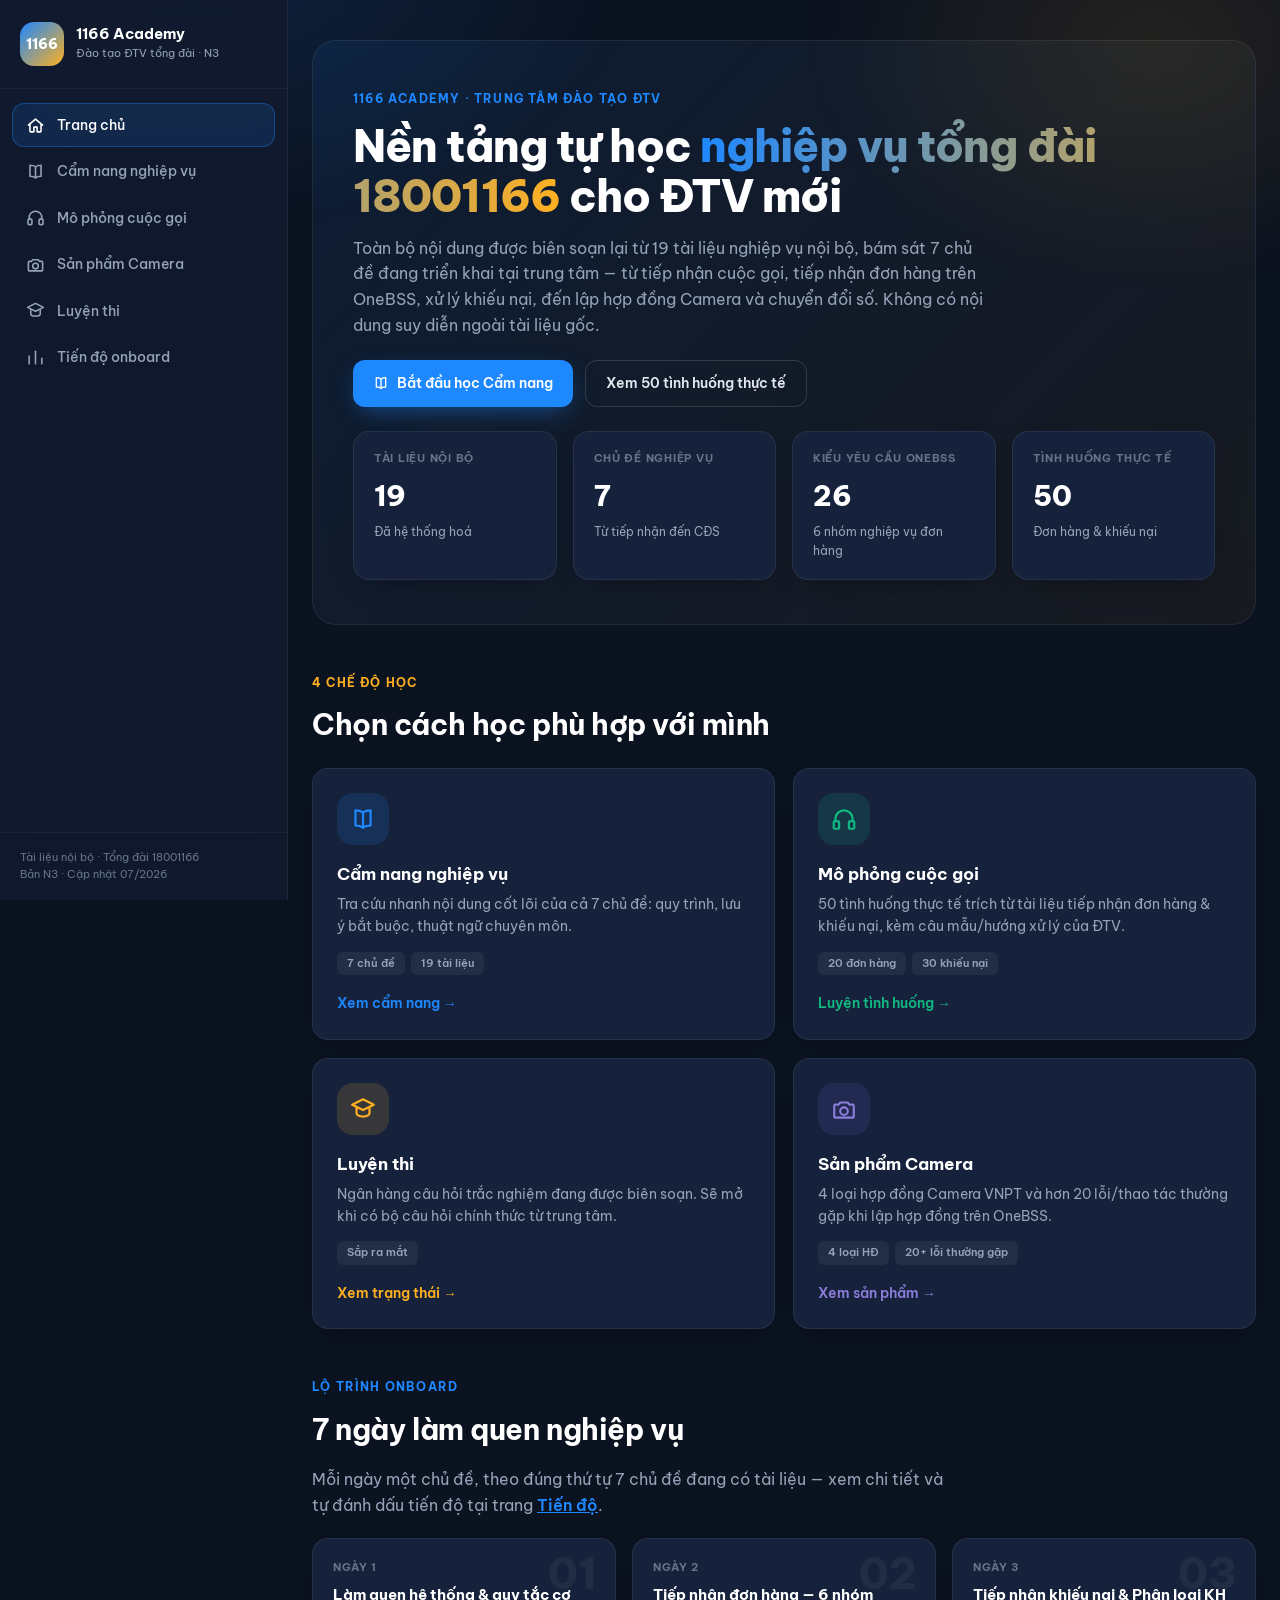
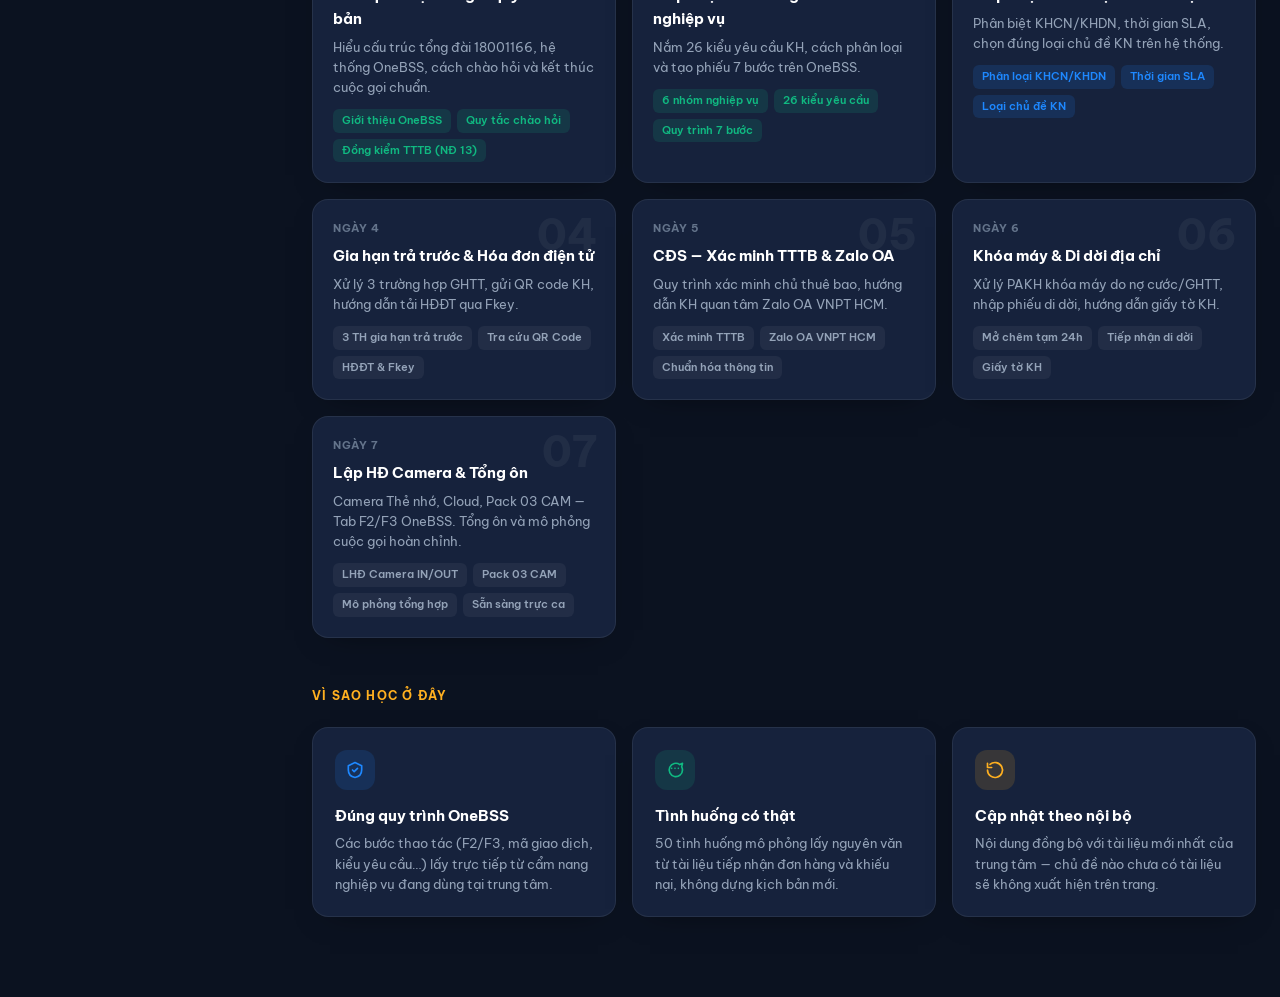
<file: index.html>
<!DOCTYPE html>
<html lang="vi">
<head>
<meta charset="UTF-8">
<meta name="viewport" content="width=device-width, initial-scale=1.0">
<title>1166 Academy · Trang chủ</title>
<link rel="preconnect" href="https://fonts.googleapis.com">
<link rel="preconnect" href="https://fonts.gstatic.com" crossorigin>
<link href="https://fonts.googleapis.com/css2?family=Be+Vietnam+Pro:wght@300;400;500;600;700;800&display=swap" rel="stylesheet">
<link rel="stylesheet" href="assets/style.css">
</head>
<body>
<div class="app-shell">

  <aside class="sidebar">
    <div class="sidebar-brand">
      <div class="brand-mark">1166</div>
      <div>
        <div class="brand-name">1166 Academy</div>
        <div class="brand-tag">Đào tạo ĐTV tổng đài · N3</div>
      </div>
    </div>
    <nav class="sidebar-nav">
      <a href="index.html" class="nav-link active">
        <svg viewBox="0 0 24 24" fill="none" stroke="currentColor" stroke-width="2" stroke-linecap="round" stroke-linejoin="round"><path d="M3 11.5 12 4l9 7.5"/><path d="M5 10v9a1 1 0 0 0 1 1h4v-6h4v6h4a1 1 0 0 0 1-1v-9"/></svg>
        Trang chủ
      </a>
      <a href="cam-nang.html" class="nav-link">
        <svg viewBox="0 0 24 24" fill="none" stroke="currentColor" stroke-width="2" stroke-linecap="round" stroke-linejoin="round"><path d="M12 6c-1.5-1.2-4-2-7-2v14c3 0 5.5.8 7 2 1.5-1.2 4-2 7-2V4c-3 0-5.5.8-7 2Z"/><path d="M12 6v14"/></svg>
        Cẩm nang nghiệp vụ
      </a>
      <a href="mo-phong.html" class="nav-link">
        <svg viewBox="0 0 24 24" fill="none" stroke="currentColor" stroke-width="2" stroke-linecap="round" stroke-linejoin="round"><path d="M4 14v-2a8 8 0 0 1 16 0v2"/><rect x="2.5" y="14" width="5" height="7" rx="1.5"/><rect x="16.5" y="14" width="5" height="7" rx="1.5"/></svg>
        Mô phỏng cuộc gọi
      </a>
      <a href="san-pham.html" class="nav-link">
        <svg viewBox="0 0 24 24" fill="none" stroke="currentColor" stroke-width="2" stroke-linecap="round" stroke-linejoin="round"><path d="M4 8h3l1.5-2h7L17 8h3a1 1 0 0 1 1 1v10a1 1 0 0 1-1 1H4a1 1 0 0 1-1-1V9a1 1 0 0 1 1-1Z"/><circle cx="12" cy="14" r="3.5"/></svg>
        Sản phẩm Camera
      </a>
      <a href="luyen-thi.html" class="nav-link">
        <svg viewBox="0 0 24 24" fill="none" stroke="currentColor" stroke-width="2" stroke-linecap="round" stroke-linejoin="round"><path d="M12 3 2 8l10 5 10-5-10-5Z"/><path d="M6 11v5c0 1.5 2.5 3 6 3s6-1.5 6-3v-5"/></svg>
        Luyện thi
      </a>
      <a href="tien-do.html" class="nav-link">
        <svg viewBox="0 0 24 24" fill="none" stroke="currentColor" stroke-width="2" stroke-linecap="round" stroke-linejoin="round"><path d="M4 20V10"/><path d="M12 20V4"/><path d="M20 20v-7"/></svg>
        Tiến độ onboard
      </a>
    </nav>
    <div class="sidebar-footer">Tài liệu nội bộ · Tổng đài 18001166<br>Bản N3 · Cập nhật 07/2026</div>
  </aside>

  <main class="main">
    <div class="container">

      <section class="hero reveal">
        <span class="eyebrow eyebrow-brand">1166 ACADEMY · TRUNG TÂM ĐÀO TẠO ĐTV</span>
        <h1 class="heading-1">Nền tảng tự học <span class="grad-text">nghiệp vụ tổng đài 18001166</span> cho ĐTV mới</h1>
        <p class="lead">Toàn bộ nội dung được biên soạn lại từ 19 tài liệu nghiệp vụ nội bộ, bám sát 7 chủ đề đang triển khai tại trung tâm — từ tiếp nhận cuộc gọi, tiếp nhận đơn hàng trên OneBSS, xử lý khiếu nại, đến lập hợp đồng Camera và chuyển đổi số. Không có nội dung suy diễn ngoài tài liệu gốc.</p>
        <div style="display:flex;gap:12px;flex-wrap:wrap;margin-top:22px">
          <a href="cam-nang.html" class="btn btn-primary">
            <svg viewBox="0 0 24 24" fill="none" stroke="currentColor" stroke-width="2" stroke-linecap="round" stroke-linejoin="round"><path d="M12 6c-1.5-1.2-4-2-7-2v14c3 0 5.5.8 7 2 1.5-1.2 4-2 7-2V4c-3 0-5.5.8-7 2Z"/><path d="M12 6v14"/></svg>
            Bắt đầu học Cẩm nang
          </a>
          <a href="mo-phong.html" class="btn btn-outline">Xem 50 tình huống thực tế</a>
        </div>

        <div class="stat-grid">
          <div class="card stat-card">
            <div class="stat-label">Tài liệu nội bộ</div>
            <div class="stat-num" id="statDocs">—</div>
            <div class="stat-sub">Đã hệ thống hoá</div>
          </div>
          <div class="card stat-card">
            <div class="stat-label">Chủ đề nghiệp vụ</div>
            <div class="stat-num" id="statTopics">—</div>
            <div class="stat-sub">Từ tiếp nhận đến CĐS</div>
          </div>
          <div class="card stat-card">
            <div class="stat-label">Kiểu yêu cầu OneBSS</div>
            <div class="stat-num">26</div>
            <div class="stat-sub">6 nhóm nghiệp vụ đơn hàng</div>
          </div>
          <div class="card stat-card">
            <div class="stat-label">Tình huống thực tế</div>
            <div class="stat-num" id="statScenarios">—</div>
            <div class="stat-sub">Đơn hàng &amp; khiếu nại</div>
          </div>
        </div>
      </section>

      <section class="section reveal">
        <div class="section-head">
          <span class="eyebrow eyebrow-accent">4 CHẾ ĐỘ HỌC</span>
          <h2 class="heading-2" style="margin-top:8px">Chọn cách học phù hợp với mình</h2>
        </div>
        <div class="mode-grid">
          <a href="cam-nang.html" class="card card-hover mode-card">
            <div class="mode-icon" style="background:rgba(30,136,255,.14);color:var(--brand)">
              <svg viewBox="0 0 24 24" fill="none" stroke="currentColor" stroke-width="2" stroke-linecap="round" stroke-linejoin="round"><path d="M12 6c-1.5-1.2-4-2-7-2v14c3 0 5.5.8 7 2 1.5-1.2 4-2 7-2V4c-3 0-5.5.8-7 2Z"/><path d="M12 6v14"/></svg>
            </div>
            <div class="mode-title">Cẩm nang nghiệp vụ</div>
            <div class="mode-desc">Tra cứu nhanh nội dung cốt lõi của cả 7 chủ đề: quy trình, lưu ý bắt buộc, thuật ngữ chuyên môn.</div>
            <div class="mode-tags"><span class="tag">7 chủ đề</span><span class="tag">19 tài liệu</span></div>
            <div class="mode-cta" style="color:var(--brand)">Xem cẩm nang →</div>
          </a>
          <a href="mo-phong.html" class="card card-hover mode-card">
            <div class="mode-icon" style="background:rgba(16,185,129,.14);color:var(--ok)">
              <svg viewBox="0 0 24 24" fill="none" stroke="currentColor" stroke-width="2" stroke-linecap="round" stroke-linejoin="round"><path d="M4 14v-2a8 8 0 0 1 16 0v2"/><rect x="2.5" y="14" width="5" height="7" rx="1.5"/><rect x="16.5" y="14" width="5" height="7" rx="1.5"/></svg>
            </div>
            <div class="mode-title">Mô phỏng cuộc gọi</div>
            <div class="mode-desc">50 tình huống thực tế trích từ tài liệu tiếp nhận đơn hàng &amp; khiếu nại, kèm câu mẫu/hướng xử lý của ĐTV.</div>
            <div class="mode-tags"><span class="tag">20 đơn hàng</span><span class="tag">30 khiếu nại</span></div>
            <div class="mode-cta" style="color:var(--ok)">Luyện tình huống →</div>
          </a>
          <a href="luyen-thi.html" class="card card-hover mode-card">
            <div class="mode-icon" style="background:rgba(255,176,32,.14);color:var(--accent)">
              <svg viewBox="0 0 24 24" fill="none" stroke="currentColor" stroke-width="2" stroke-linecap="round" stroke-linejoin="round"><path d="M12 3 2 8l10 5 10-5-10-5Z"/><path d="M6 11v5c0 1.5 2.5 3 6 3s6-1.5 6-3v-5"/></svg>
            </div>
            <div class="mode-title">Luyện thi</div>
            <div class="mode-desc">Ngân hàng câu hỏi trắc nghiệm đang được biên soạn. Sẽ mở khi có bộ câu hỏi chính thức từ trung tâm.</div>
            <div class="mode-tags"><span class="tag badge badge-warn">Sắp ra mắt</span></div>
            <div class="mode-cta" style="color:var(--accent)">Xem trạng thái →</div>
          </a>
          <a href="san-pham.html" class="card card-hover mode-card">
            <div class="mode-icon" style="background:rgba(101,84,192,.16);color:#8b7dd8">
              <svg viewBox="0 0 24 24" fill="none" stroke="currentColor" stroke-width="2" stroke-linecap="round" stroke-linejoin="round"><path d="M4 8h3l1.5-2h7L17 8h3a1 1 0 0 1 1 1v10a1 1 0 0 1-1 1H4a1 1 0 0 1-1-1V9a1 1 0 0 1 1-1Z"/><circle cx="12" cy="14" r="3.5"/></svg>
            </div>
            <div class="mode-title">Sản phẩm Camera</div>
            <div class="mode-desc">4 loại hợp đồng Camera VNPT và hơn 20 lỗi/thao tác thường gặp khi lập hợp đồng trên OneBSS.</div>
            <div class="mode-tags"><span class="tag">4 loại HĐ</span><span class="tag">20+ lỗi thường gặp</span></div>
            <div class="mode-cta" style="color:#8b7dd8">Xem sản phẩm →</div>
          </a>
        </div>
      </section>

      <section class="section reveal">
        <div class="section-head">
          <span class="eyebrow eyebrow-brand">LỘ TRÌNH ONBOARD</span>
          <h2 class="heading-2" style="margin-top:8px">7 ngày làm quen nghiệp vụ</h2>
          <p class="lead">Mỗi ngày một chủ đề, theo đúng thứ tự 7 chủ đề đang có tài liệu — xem chi tiết và tự đánh dấu tiến độ tại trang <a href="tien-do.html" style="color:var(--brand);font-weight:600">Tiến độ</a>.</p>
        </div>
        <div class="roadmap-grid" id="roadmapGrid"></div>
      </section>

      <section class="section reveal">
        <div class="section-head">
          <span class="eyebrow eyebrow-accent">VÌ SAO HỌC Ở ĐÂY</span>
        </div>
        <div class="feature-grid">
          <div class="card feature-card">
            <div class="feature-icon" style="background:rgba(30,136,255,.14);color:var(--brand)">
              <svg viewBox="0 0 24 24" fill="none" stroke="currentColor" stroke-width="2" stroke-linecap="round" stroke-linejoin="round"><path d="M9 12l2 2 4-4"/><path d="M12 3l8 4v5c0 4.5-3 8-8 9-5-1-8-4.5-8-9V7l8-4Z"/></svg>
            </div>
            <div class="feature-title">Đúng quy trình OneBSS</div>
            <div class="feature-desc">Các bước thao tác (F2/F3, mã giao dịch, kiểu yêu cầu…) lấy trực tiếp từ cẩm nang nghiệp vụ đang dùng tại trung tâm.</div>
          </div>
          <div class="card feature-card">
            <div class="feature-icon" style="background:rgba(16,185,129,.14);color:var(--ok)">
              <svg viewBox="0 0 24 24" fill="none" stroke="currentColor" stroke-width="2" stroke-linecap="round" stroke-linejoin="round"><path d="M8 10h.01M12 10h.01M16 10h.01"/><path d="M21 12a8 8 0 1 1-3.3-6.5L21 4l-1 4.2A7.96 7.96 0 0 1 21 12Z"/></svg>
            </div>
            <div class="feature-title">Tình huống có thật</div>
            <div class="feature-desc">50 tình huống mô phỏng lấy nguyên văn từ tài liệu tiếp nhận đơn hàng và khiếu nại, không dựng kịch bản mới.</div>
          </div>
          <div class="card feature-card">
            <div class="feature-icon" style="background:rgba(255,176,32,.14);color:var(--accent)">
              <svg viewBox="0 0 24 24" fill="none" stroke="currentColor" stroke-width="2" stroke-linecap="round" stroke-linejoin="round"><path d="M3 12a9 9 0 1 0 3-6.7"/><path d="M3 4v5h5"/></svg>
            </div>
            <div class="feature-title">Cập nhật theo nội bộ</div>
            <div class="feature-desc">Nội dung đồng bộ với tài liệu mới nhất của trung tâm — chủ đề nào chưa có tài liệu sẽ không xuất hiện trên trang.</div>
          </div>
        </div>
      </section>

    </div>
  </main>

  <nav class="bottom-nav">
    <a href="index.html" class="active">
      <svg viewBox="0 0 24 24" fill="none" stroke="currentColor" stroke-width="2" stroke-linecap="round" stroke-linejoin="round"><path d="M3 11.5 12 4l9 7.5"/><path d="M5 10v9a1 1 0 0 0 1 1h4v-6h4v6h4a1 1 0 0 0 1-1v-9"/></svg>
      Trang chủ
    </a>
    <a href="cam-nang.html">
      <svg viewBox="0 0 24 24" fill="none" stroke="currentColor" stroke-width="2" stroke-linecap="round" stroke-linejoin="round"><path d="M12 6c-1.5-1.2-4-2-7-2v14c3 0 5.5.8 7 2 1.5-1.2 4-2 7-2V4c-3 0-5.5.8-7 2Z"/><path d="M12 6v14"/></svg>
      Cẩm nang
    </a>
    <a href="mo-phong.html">
      <svg viewBox="0 0 24 24" fill="none" stroke="currentColor" stroke-width="2" stroke-linecap="round" stroke-linejoin="round"><path d="M4 14v-2a8 8 0 0 1 16 0v2"/><rect x="2.5" y="14" width="5" height="7" rx="1.5"/><rect x="16.5" y="14" width="5" height="7" rx="1.5"/></svg>
      Mô phỏng
    </a>
    <a href="san-pham.html">
      <svg viewBox="0 0 24 24" fill="none" stroke="currentColor" stroke-width="2" stroke-linecap="round" stroke-linejoin="round"><path d="M4 8h3l1.5-2h7L17 8h3a1 1 0 0 1 1 1v10a1 1 0 0 1-1 1H4a1 1 0 0 1-1-1V9a1 1 0 0 1 1-1Z"/><circle cx="12" cy="14" r="3.5"/></svg>
      Sản phẩm
    </a>
    <a href="luyen-thi.html">
      <svg viewBox="0 0 24 24" fill="none" stroke="currentColor" stroke-width="2" stroke-linecap="round" stroke-linejoin="round"><path d="M12 3 2 8l10 5 10-5-10-5Z"/><path d="M6 11v5c0 1.5 2.5 3 6 3s6-1.5 6-3v-5"/></svg>
      Luyện thi
    </a>
    <a href="tien-do.html">
      <svg viewBox="0 0 24 24" fill="none" stroke="currentColor" stroke-width="2" stroke-linecap="round" stroke-linejoin="round"><path d="M4 20V10"/><path d="M12 20V4"/><path d="M20 20v-7"/></svg>
      Tiến độ
    </a>
  </nav>

</div>

<div id="toast"></div>

<script src="assets/data.js"></script>
<script>
  document.getElementById('statDocs').textContent = TOPICS.reduce((sum,t)=>sum+t.files.length,0);
  document.getElementById('statTopics').textContent = TOPICS.length;
  document.getElementById('statScenarios').textContent = SCENARIOS_ORDER.length + SCENARIOS_COMPLAINT.length;

  const roadmapGrid = document.getElementById('roadmapGrid');
  roadmapGrid.innerHTML = ROADMAP.map(r => `
    <div class="card roadmap-card">
      <div class="roadmap-num">${String(r.day).padStart(2,'0')}</div>
      <div class="roadmap-day">Ngày ${r.day}</div>
      <div class="roadmap-title">${r.title}</div>
      <div class="roadmap-desc">${r.desc}</div>
      <div class="roadmap-tasks">
        ${r.tasks.map(t => `<span class="roadmap-task ${t.done ? 'done' : (r.status==='active' ? 'active' : '')}">${t.t}</span>`).join('')}
      </div>
    </div>
  `).join('');

  const io = new IntersectionObserver(entries => entries.forEach(e => { if (e.isIntersecting) e.target.classList.add('in'); }), {threshold:.1});
  document.querySelectorAll('.reveal').forEach(el => io.observe(el));
</script>
</body>
</html>
</file>
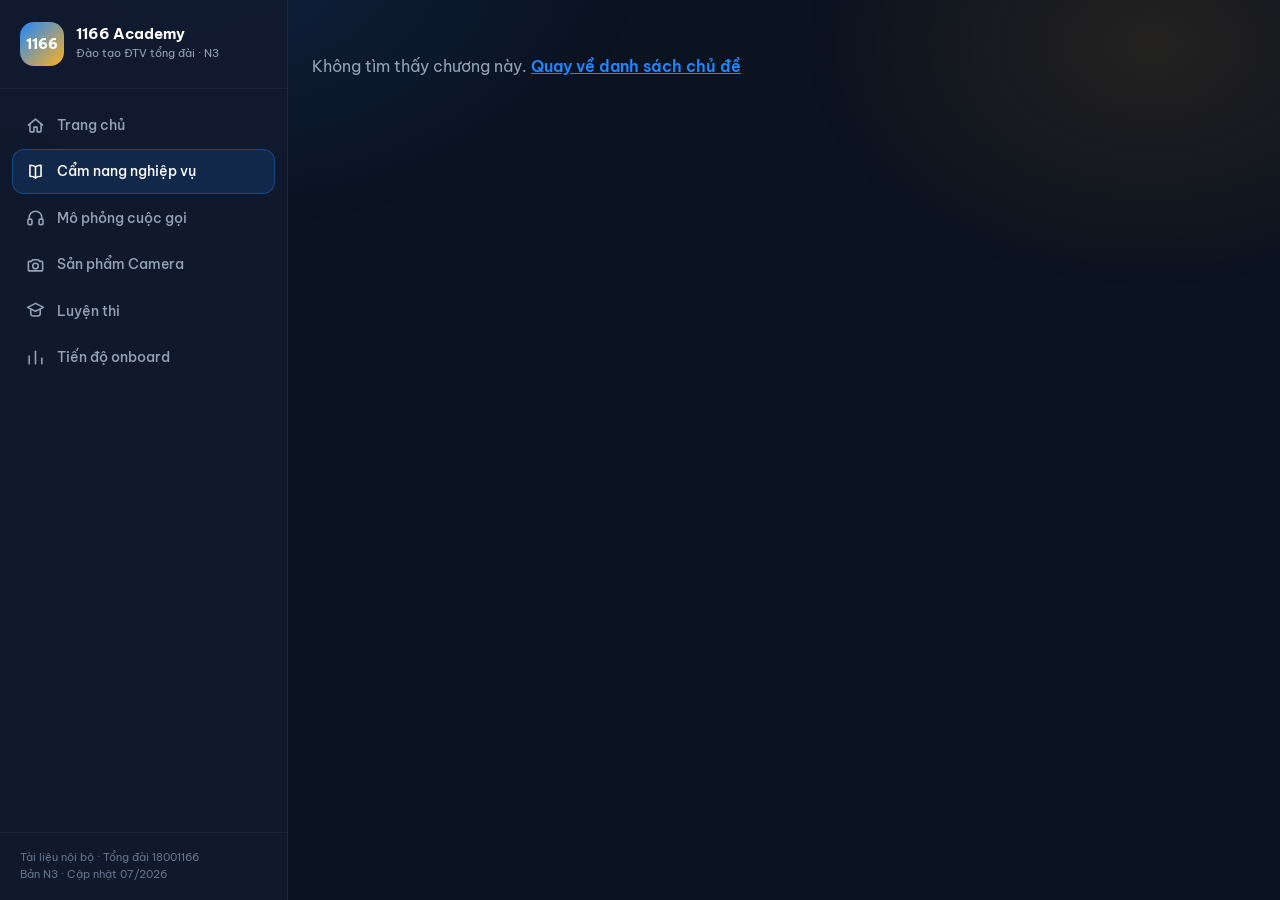
<file: cam-nang-chi-tiet.html>
<!DOCTYPE html>
<html lang="vi">
<head>
<meta charset="UTF-8">
<meta name="viewport" content="width=device-width, initial-scale=1.0">
<title>1166 Academy · Cẩm nang nghiệp vụ</title>
<link rel="preconnect" href="https://fonts.googleapis.com">
<link rel="preconnect" href="https://fonts.gstatic.com" crossorigin>
<link href="https://fonts.googleapis.com/css2?family=Be+Vietnam+Pro:wght@300;400;500;600;700;800&display=swap" rel="stylesheet">
<link rel="stylesheet" href="assets/style.css">
</head>
<body>
<div class="app-shell">

  <aside class="sidebar">
    <div class="sidebar-brand">
      <div class="brand-mark">1166</div>
      <div>
        <div class="brand-name">1166 Academy</div>
        <div class="brand-tag">Đào tạo ĐTV tổng đài · N3</div>
      </div>
    </div>
    <nav class="sidebar-nav">
      <a href="index.html" class="nav-link">
        <svg viewBox="0 0 24 24" fill="none" stroke="currentColor" stroke-width="2" stroke-linecap="round" stroke-linejoin="round"><path d="M3 11.5 12 4l9 7.5"/><path d="M5 10v9a1 1 0 0 0 1 1h4v-6h4v6h4a1 1 0 0 0 1-1v-9"/></svg>
        Trang chủ
      </a>
      <a href="cam-nang.html" class="nav-link active">
        <svg viewBox="0 0 24 24" fill="none" stroke="currentColor" stroke-width="2" stroke-linecap="round" stroke-linejoin="round"><path d="M12 6c-1.5-1.2-4-2-7-2v14c3 0 5.5.8 7 2 1.5-1.2 4-2 7-2V4c-3 0-5.5.8-7 2Z"/><path d="M12 6v14"/></svg>
        Cẩm nang nghiệp vụ
      </a>
      <a href="mo-phong.html" class="nav-link">
        <svg viewBox="0 0 24 24" fill="none" stroke="currentColor" stroke-width="2" stroke-linecap="round" stroke-linejoin="round"><path d="M4 14v-2a8 8 0 0 1 16 0v2"/><rect x="2.5" y="14" width="5" height="7" rx="1.5"/><rect x="16.5" y="14" width="5" height="7" rx="1.5"/></svg>
        Mô phỏng cuộc gọi
      </a>
      <a href="san-pham.html" class="nav-link">
        <svg viewBox="0 0 24 24" fill="none" stroke="currentColor" stroke-width="2" stroke-linecap="round" stroke-linejoin="round"><path d="M4 8h3l1.5-2h7L17 8h3a1 1 0 0 1 1 1v10a1 1 0 0 1-1 1H4a1 1 0 0 1-1-1V9a1 1 0 0 1 1-1Z"/><circle cx="12" cy="14" r="3.5"/></svg>
        Sản phẩm Camera
      </a>
      <a href="luyen-thi.html" class="nav-link">
        <svg viewBox="0 0 24 24" fill="none" stroke="currentColor" stroke-width="2" stroke-linecap="round" stroke-linejoin="round"><path d="M12 3 2 8l10 5 10-5-10-5Z"/><path d="M6 11v5c0 1.5 2.5 3 6 3s6-1.5 6-3v-5"/></svg>
        Luyện thi
      </a>
      <a href="tien-do.html" class="nav-link">
        <svg viewBox="0 0 24 24" fill="none" stroke="currentColor" stroke-width="2" stroke-linecap="round" stroke-linejoin="round"><path d="M4 20V10"/><path d="M12 20V4"/><path d="M20 20v-7"/></svg>
        Tiến độ onboard
      </a>
    </nav>
    <div class="sidebar-footer">Tài liệu nội bộ · Tổng đài 18001166<br>Bản N3 · Cập nhật 07/2026</div>
  </aside>

  <main class="main">
    <div class="container" id="pageContainer" style="display:none">

      <a href="cam-nang.html" class="crumb reveal">
        <svg viewBox="0 0 24 24" fill="none" stroke="currentColor" stroke-width="2" stroke-linecap="round" stroke-linejoin="round"><path d="m15 18-6-6 6-6"/></svg>
        Quay về danh sách chủ đề
      </a>

      <div class="page-head reveal">
        <span class="eyebrow eyebrow-brand" id="chEyebrow"></span>
        <h1 class="heading-1" id="chTitle"></h1>
        <p class="lead" id="chSub"></p>
        <div class="chapter-meta" style="margin-top:16px" id="chMeta"></div>
      </div>

      <div class="card reveal" style="padding:22px 24px">
        <p id="chIntro" style="font-size:14.5px;color:#cbd5e1;line-height:1.75"></p>

        <div class="callout" id="chCallout" style="display:none">
          <div class="callout-icon">
            <svg viewBox="0 0 24 24" fill="none" stroke="currentColor" stroke-width="2" stroke-linecap="round" stroke-linejoin="round"><path d="M10.29 3.86 1.82 18a2 2 0 0 0 1.71 3h16.94a2 2 0 0 0 1.71-3L13.71 3.86a2 2 0 0 0-3.42 0Z"/><path d="M12 9v4"/><path d="M12 17h.01"/></svg>
          </div>
          <div class="callout-body"><b>Lưu ý bắt buộc:</b> <span id="chCalloutText"></span></div>
        </div>

        <div class="table-wrap" id="chTableWrap" style="display:none">
          <table class="data-table" id="chTable"></table>
        </div>

        <div id="chProductsWrap" style="display:none">
          <h3 class="heading-3" style="margin-top:22px">Bảng sản phẩm Camera</h3>
          <div class="product-grid" id="chProducts" style="margin-top:14px"></div>
        </div>

        <div style="margin-top:22px" id="chPts"></div>

        <div class="term-list" id="chTerms" style="display:none"></div>

        <h3 class="heading-3" style="margin-top:26px">Tài liệu gốc</h3>
        <div class="accordion-files" style="margin-top:12px" id="chFiles"></div>
      </div>

      <div class="chapter-nav reveal" id="chNav"></div>

    </div>
  </main>

  <nav class="bottom-nav">
    <a href="index.html">
      <svg viewBox="0 0 24 24" fill="none" stroke="currentColor" stroke-width="2" stroke-linecap="round" stroke-linejoin="round"><path d="M3 11.5 12 4l9 7.5"/><path d="M5 10v9a1 1 0 0 0 1 1h4v-6h4v6h4a1 1 0 0 0 1-1v-9"/></svg>
      Trang chủ
    </a>
    <a href="cam-nang.html" class="active">
      <svg viewBox="0 0 24 24" fill="none" stroke="currentColor" stroke-width="2" stroke-linecap="round" stroke-linejoin="round"><path d="M12 6c-1.5-1.2-4-2-7-2v14c3 0 5.5.8 7 2 1.5-1.2 4-2 7-2V4c-3 0-5.5.8-7 2Z"/><path d="M12 6v14"/></svg>
      Cẩm nang
    </a>
    <a href="mo-phong.html">
      <svg viewBox="0 0 24 24" fill="none" stroke="currentColor" stroke-width="2" stroke-linecap="round" stroke-linejoin="round"><path d="M4 14v-2a8 8 0 0 1 16 0v2"/><rect x="2.5" y="14" width="5" height="7" rx="1.5"/><rect x="16.5" y="14" width="5" height="7" rx="1.5"/></svg>
      Mô phỏng
    </a>
    <a href="san-pham.html">
      <svg viewBox="0 0 24 24" fill="none" stroke="currentColor" stroke-width="2" stroke-linecap="round" stroke-linejoin="round"><path d="M4 8h3l1.5-2h7L17 8h3a1 1 0 0 1 1 1v10a1 1 0 0 1-1 1H4a1 1 0 0 1-1-1V9a1 1 0 0 1 1-1Z"/><circle cx="12" cy="14" r="3.5"/></svg>
      Sản phẩm
    </a>
    <a href="luyen-thi.html">
      <svg viewBox="0 0 24 24" fill="none" stroke="currentColor" stroke-width="2" stroke-linecap="round" stroke-linejoin="round"><path d="M12 3 2 8l10 5 10-5-10-5Z"/><path d="M6 11v5c0 1.5 2.5 3 6 3s6-1.5 6-3v-5"/></svg>
      Luyện thi
    </a>
    <a href="tien-do.html">
      <svg viewBox="0 0 24 24" fill="none" stroke="currentColor" stroke-width="2" stroke-linecap="round" stroke-linejoin="round"><path d="M4 20V10"/><path d="M12 20V4"/><path d="M20 20v-7"/></svg>
      Tiến độ
    </a>
  </nav>

</div>

<script src="assets/data.js"></script>
<script>
  const READ_KEY = 'academy1166-camnang-read-n3';
  let readState = {};
  try { readState = JSON.parse(localStorage.getItem(READ_KEY)) || {}; } catch (e) { readState = {}; }

  const params = new URLSearchParams(location.search);
  const idx = parseInt(params.get('c'), 10) - 1;
  const t = TOPICS[idx];

  if (!t) {
    document.querySelector('.container').innerHTML = '<p class="lead">Không tìm thấy chương này. <a href="cam-nang.html" style="color:var(--brand);font-weight:600">Quay về danh sách chủ đề</a></p>';
    document.getElementById('pageContainer').style.display = 'block';
  } else {
    readState[t.num] = true;
    localStorage.setItem(READ_KEY, JSON.stringify(readState));

    document.title = `1166 Academy · Chương §${idx + 1} — ${t.title}`;
    document.getElementById('chEyebrow').textContent = `CHỦ ĐỀ ${t.num} · CHƯƠNG §${idx + 1}`;
    document.getElementById('chTitle').innerHTML = `${t.title}`;
    document.getElementById('chSub').textContent = t.sub;
    document.getElementById('chIntro').textContent = t.intro;

    function wordCount(s) { return s ? s.trim().split(/\s+/).length : 0; }
    const words = wordCount(t.intro) + t.pts.reduce((s, p) => s + wordCount(p), 0) + (t.table ? t.table.rows.flat().reduce((s, c) => s + wordCount(c), 0) : 0);
    const mins = Math.max(2, Math.round(words / 110));
    document.getElementById('chMeta').innerHTML = `<span>~${mins} phút đọc</span><span>·</span><span>${t.files.length} tài liệu gốc</span>`;

    if (t.highlight) {
      document.getElementById('chCallout').style.display = 'flex';
      document.getElementById('chCalloutText').textContent = t.highlight;
    }

    if (t.table) {
      document.getElementById('chTableWrap').style.display = 'block';
      document.getElementById('chTable').innerHTML = `
        <thead><tr>${t.table.headers.map(h => `<th>${h}</th>`).join('')}</tr></thead>
        <tbody>${t.table.rows.map(r => `<tr>${r.map(c => `<td>${c}</td>`).join('')}</tr>`).join('')}</tbody>
      `;
    }

    if (t.products) {
      document.getElementById('chProductsWrap').style.display = 'block';
      document.getElementById('chProducts').innerHTML = CAMERA_PRODUCTS.map(p => `
        <div class="card product-card">
          <span class="product-code">${p.code}</span>
          <div class="product-title">${p.name}</div>
          <div class="product-row"><span>Hình thức lưu trữ</span><span>${p.feature}</span></div>
          <div class="product-row"><span>Lưu ý tư vấn</span><span>${p.note}</span></div>
        </div>
      `).join('');
    }

    document.getElementById('chPts').innerHTML = t.pts.map(p => `
      <div class="check-item" style="border-bottom:1px solid var(--line-soft)">
        <div class="check-box done" style="cursor:default">
          <svg viewBox="0 0 24 24" fill="none" stroke="#fff" stroke-width="3" stroke-linecap="round" stroke-linejoin="round"><path d="M20 6 9 17l-5-5"/></svg>
        </div>
        <div class="check-label" style="font-weight:500;font-size:13.5px;color:#cbd5e1;text-decoration:none">${p}</div>
      </div>
    `).join('');

    if (t.terms && t.terms.length) {
      document.getElementById('chTerms').style.display = 'flex';
      document.getElementById('chTerms').innerHTML = `<h3 class="heading-3" style="margin-bottom:4px">Thuật ngữ</h3>` +
        t.terms.map(term => `<div class="term-row"><span class="term-code">${term.t}</span><span class="term-desc">${term.d}</span></div>`).join('');
    }

    document.getElementById('chFiles').innerHTML = t.files.map(f => `<span class="chip chip-soft">${f}</span>`).join('');

    const prev = TOPICS[idx - 1];
    const next = TOPICS[idx + 1];
    document.getElementById('chNav').innerHTML = `
      ${prev ? `<a href="cam-nang-chi-tiet.html?c=${idx}" class="card card-hover chapter-nav-link"><div class="chapter-nav-dir">← Chương trước</div><div class="chapter-nav-title">§${idx} — ${prev.title}</div></a>` : '<div></div>'}
      ${next ? `<a href="cam-nang-chi-tiet.html?c=${idx + 2}" class="card card-hover chapter-nav-link next"><div class="chapter-nav-dir">Chương tiếp theo →</div><div class="chapter-nav-title">§${idx + 2} — ${next.title}</div></a>` : '<div></div>'}
    `;

    document.getElementById('pageContainer').style.display = 'block';
  }

  const io = new IntersectionObserver(entries => entries.forEach(e => { if (e.isIntersecting) e.target.classList.add('in'); }), {threshold:.1});
  document.querySelectorAll('.reveal').forEach(el => io.observe(el));
</script>
</body>
</html>
</file>
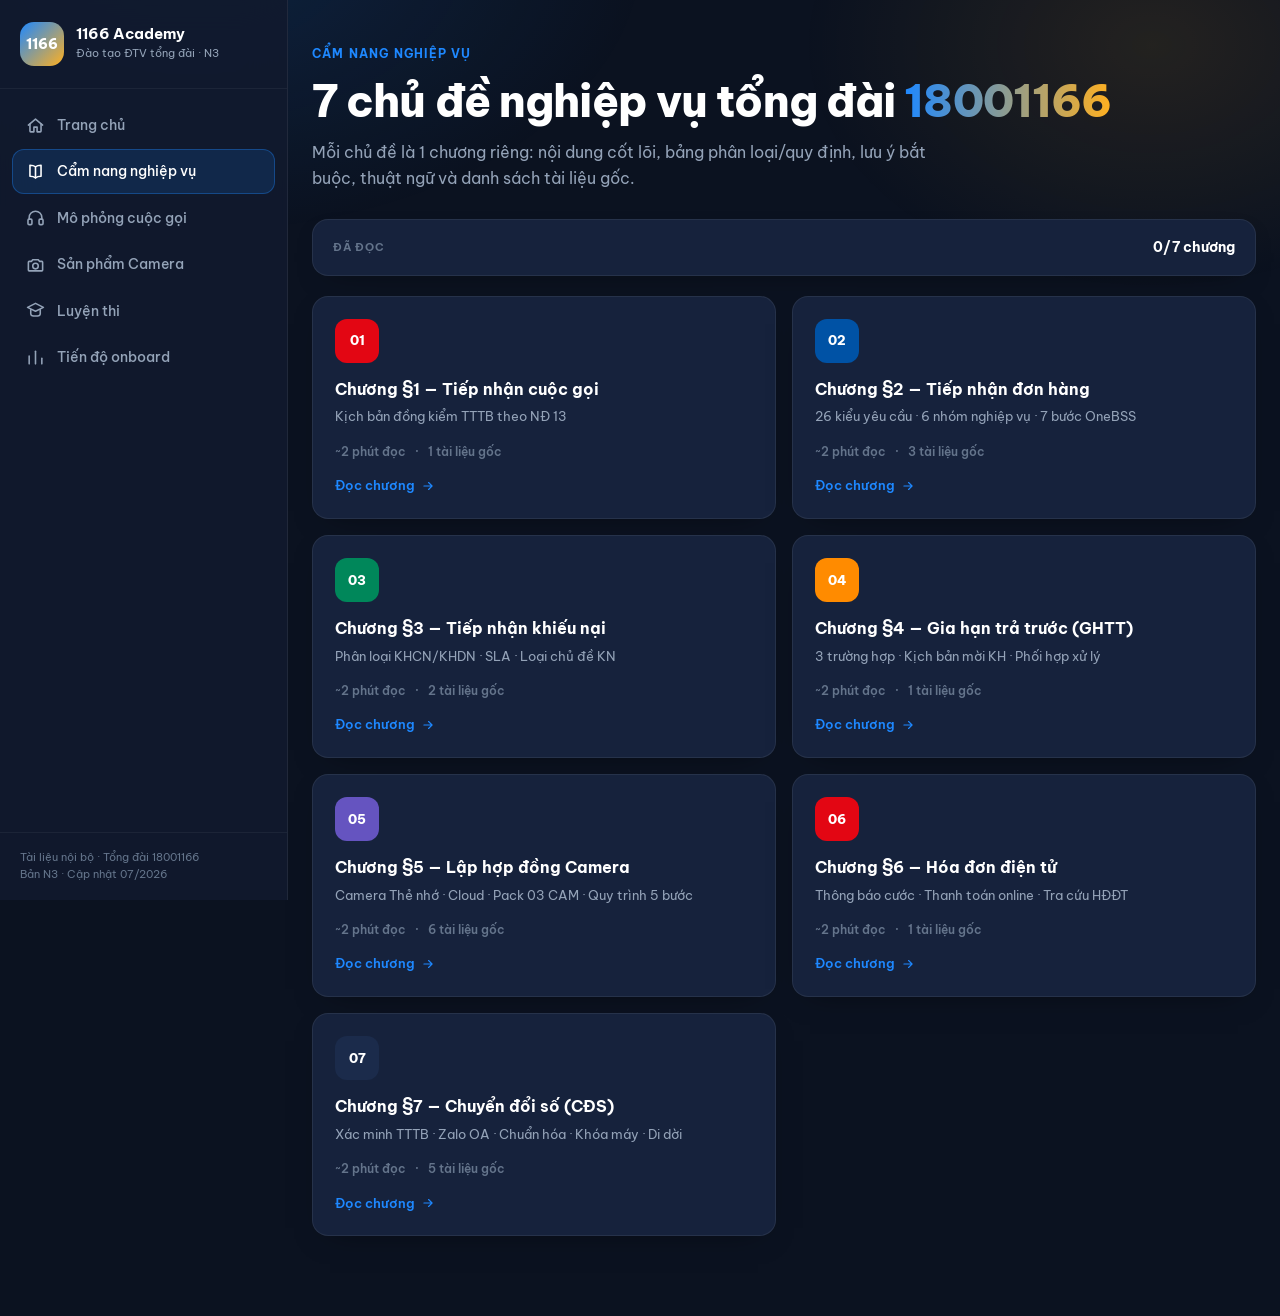
<file: cam-nang.html>
<!DOCTYPE html>
<html lang="vi">
<head>
<meta charset="UTF-8">
<meta name="viewport" content="width=device-width, initial-scale=1.0">
<title>1166 Academy · Cẩm nang nghiệp vụ</title>
<link rel="preconnect" href="https://fonts.googleapis.com">
<link rel="preconnect" href="https://fonts.gstatic.com" crossorigin>
<link href="https://fonts.googleapis.com/css2?family=Be+Vietnam+Pro:wght@300;400;500;600;700;800&display=swap" rel="stylesheet">
<link rel="stylesheet" href="assets/style.css">
</head>
<body>
<div class="app-shell">

  <aside class="sidebar">
    <div class="sidebar-brand">
      <div class="brand-mark">1166</div>
      <div>
        <div class="brand-name">1166 Academy</div>
        <div class="brand-tag">Đào tạo ĐTV tổng đài · N3</div>
      </div>
    </div>
    <nav class="sidebar-nav">
      <a href="index.html" class="nav-link">
        <svg viewBox="0 0 24 24" fill="none" stroke="currentColor" stroke-width="2" stroke-linecap="round" stroke-linejoin="round"><path d="M3 11.5 12 4l9 7.5"/><path d="M5 10v9a1 1 0 0 0 1 1h4v-6h4v6h4a1 1 0 0 0 1-1v-9"/></svg>
        Trang chủ
      </a>
      <a href="cam-nang.html" class="nav-link active">
        <svg viewBox="0 0 24 24" fill="none" stroke="currentColor" stroke-width="2" stroke-linecap="round" stroke-linejoin="round"><path d="M12 6c-1.5-1.2-4-2-7-2v14c3 0 5.5.8 7 2 1.5-1.2 4-2 7-2V4c-3 0-5.5.8-7 2Z"/><path d="M12 6v14"/></svg>
        Cẩm nang nghiệp vụ
      </a>
      <a href="mo-phong.html" class="nav-link">
        <svg viewBox="0 0 24 24" fill="none" stroke="currentColor" stroke-width="2" stroke-linecap="round" stroke-linejoin="round"><path d="M4 14v-2a8 8 0 0 1 16 0v2"/><rect x="2.5" y="14" width="5" height="7" rx="1.5"/><rect x="16.5" y="14" width="5" height="7" rx="1.5"/></svg>
        Mô phỏng cuộc gọi
      </a>
      <a href="san-pham.html" class="nav-link">
        <svg viewBox="0 0 24 24" fill="none" stroke="currentColor" stroke-width="2" stroke-linecap="round" stroke-linejoin="round"><path d="M4 8h3l1.5-2h7L17 8h3a1 1 0 0 1 1 1v10a1 1 0 0 1-1 1H4a1 1 0 0 1-1-1V9a1 1 0 0 1 1-1Z"/><circle cx="12" cy="14" r="3.5"/></svg>
        Sản phẩm Camera
      </a>
      <a href="luyen-thi.html" class="nav-link">
        <svg viewBox="0 0 24 24" fill="none" stroke="currentColor" stroke-width="2" stroke-linecap="round" stroke-linejoin="round"><path d="M12 3 2 8l10 5 10-5-10-5Z"/><path d="M6 11v5c0 1.5 2.5 3 6 3s6-1.5 6-3v-5"/></svg>
        Luyện thi
      </a>
      <a href="tien-do.html" class="nav-link">
        <svg viewBox="0 0 24 24" fill="none" stroke="currentColor" stroke-width="2" stroke-linecap="round" stroke-linejoin="round"><path d="M4 20V10"/><path d="M12 20V4"/><path d="M20 20v-7"/></svg>
        Tiến độ onboard
      </a>
    </nav>
    <div class="sidebar-footer">Tài liệu nội bộ · Tổng đài 18001166<br>Bản N3 · Cập nhật 07/2026</div>
  </aside>

  <main class="main">
    <div class="container">

      <div class="page-head reveal">
        <span class="eyebrow eyebrow-brand">CẨM NANG NGHIỆP VỤ</span>
        <h1 class="heading-1">7 chủ đề nghiệp vụ tổng đài <span class="grad-text">18001166</span></h1>
        <p class="lead">Mỗi chủ đề là 1 chương riêng: nội dung cốt lõi, bảng phân loại/quy định, lưu ý bắt buộc, thuật ngữ và danh sách tài liệu gốc.</p>
      </div>

      <div class="card reveal" style="padding:16px 20px;display:flex;justify-content:space-between;align-items:center;flex-wrap:wrap;gap:10px">
        <span class="stat-label">ĐÃ ĐỌC</span>
        <span id="readCount" style="font-size:14px;font-weight:700;color:#fff">0/7 chương</span>
      </div>

      <div id="chapterGrid" class="chapter-grid reveal"></div>

    </div>
  </main>

  <nav class="bottom-nav">
    <a href="index.html">
      <svg viewBox="0 0 24 24" fill="none" stroke="currentColor" stroke-width="2" stroke-linecap="round" stroke-linejoin="round"><path d="M3 11.5 12 4l9 7.5"/><path d="M5 10v9a1 1 0 0 0 1 1h4v-6h4v6h4a1 1 0 0 0 1-1v-9"/></svg>
      Trang chủ
    </a>
    <a href="cam-nang.html" class="active">
      <svg viewBox="0 0 24 24" fill="none" stroke="currentColor" stroke-width="2" stroke-linecap="round" stroke-linejoin="round"><path d="M12 6c-1.5-1.2-4-2-7-2v14c3 0 5.5.8 7 2 1.5-1.2 4-2 7-2V4c-3 0-5.5.8-7 2Z"/><path d="M12 6v14"/></svg>
      Cẩm nang
    </a>
    <a href="mo-phong.html">
      <svg viewBox="0 0 24 24" fill="none" stroke="currentColor" stroke-width="2" stroke-linecap="round" stroke-linejoin="round"><path d="M4 14v-2a8 8 0 0 1 16 0v2"/><rect x="2.5" y="14" width="5" height="7" rx="1.5"/><rect x="16.5" y="14" width="5" height="7" rx="1.5"/></svg>
      Mô phỏng
    </a>
    <a href="san-pham.html">
      <svg viewBox="0 0 24 24" fill="none" stroke="currentColor" stroke-width="2" stroke-linecap="round" stroke-linejoin="round"><path d="M4 8h3l1.5-2h7L17 8h3a1 1 0 0 1 1 1v10a1 1 0 0 1-1 1H4a1 1 0 0 1-1-1V9a1 1 0 0 1 1-1Z"/><circle cx="12" cy="14" r="3.5"/></svg>
      Sản phẩm
    </a>
    <a href="luyen-thi.html">
      <svg viewBox="0 0 24 24" fill="none" stroke="currentColor" stroke-width="2" stroke-linecap="round" stroke-linejoin="round"><path d="M12 3 2 8l10 5 10-5-10-5Z"/><path d="M6 11v5c0 1.5 2.5 3 6 3s6-1.5 6-3v-5"/></svg>
      Luyện thi
    </a>
    <a href="tien-do.html">
      <svg viewBox="0 0 24 24" fill="none" stroke="currentColor" stroke-width="2" stroke-linecap="round" stroke-linejoin="round"><path d="M4 20V10"/><path d="M12 20V4"/><path d="M20 20v-7"/></svg>
      Tiến độ
    </a>
  </nav>

</div>

<script src="assets/data.js"></script>
<script>
  const READ_KEY = 'academy1166-camnang-read-n3';
  let readState = {};
  try { readState = JSON.parse(localStorage.getItem(READ_KEY)) || {}; } catch (e) { readState = {}; }

  function wordCount(t) { return t ? t.trim().split(/\s+/).length : 0; }
  function readMins(t) {
    const words = wordCount(t.intro) + t.pts.reduce((s, p) => s + wordCount(p), 0) + (t.table ? t.table.rows.flat().reduce((s, c) => s + wordCount(c), 0) : 0);
    return Math.max(2, Math.round(words / 110));
  }

  const grid = document.getElementById('chapterGrid');
  grid.innerHTML = TOPICS.map((t, i) => `
    <a href="cam-nang-chi-tiet.html?c=${i + 1}" class="card card-hover chapter-card">
      <div class="chapter-top">
        <div class="chapter-num" style="background:${t.color}">${t.num}</div>
        ${readState[t.num] ? '<span class="badge badge-ok">Đã đọc</span>' : ''}
      </div>
      <div class="chapter-title">Chương §${i + 1} — ${t.title}</div>
      <div class="chapter-sub">${t.sub}</div>
      <div class="chapter-meta">
        <span>~${readMins(t)} phút đọc</span>
        <span>·</span>
        <span>${t.files.length} tài liệu gốc</span>
      </div>
      <span class="chapter-cta">Đọc chương
        <svg viewBox="0 0 24 24" fill="none" stroke="currentColor" stroke-width="2" stroke-linecap="round" stroke-linejoin="round" style="width:14px;height:14px"><path d="M5 12h14M13 6l6 6-6 6"/></svg>
      </span>
    </a>
  `).join('');

  function updateReadCount() {
    const done = TOPICS.filter(t => readState[t.num]).length;
    document.getElementById('readCount').textContent = `${done}/7 chương`;
  }
  updateReadCount();

  const io = new IntersectionObserver(entries => entries.forEach(e => { if (e.isIntersecting) e.target.classList.add('in'); }), {threshold:.1});
  document.querySelectorAll('.reveal').forEach(el => io.observe(el));
</script>
</body>
</html>
</file>
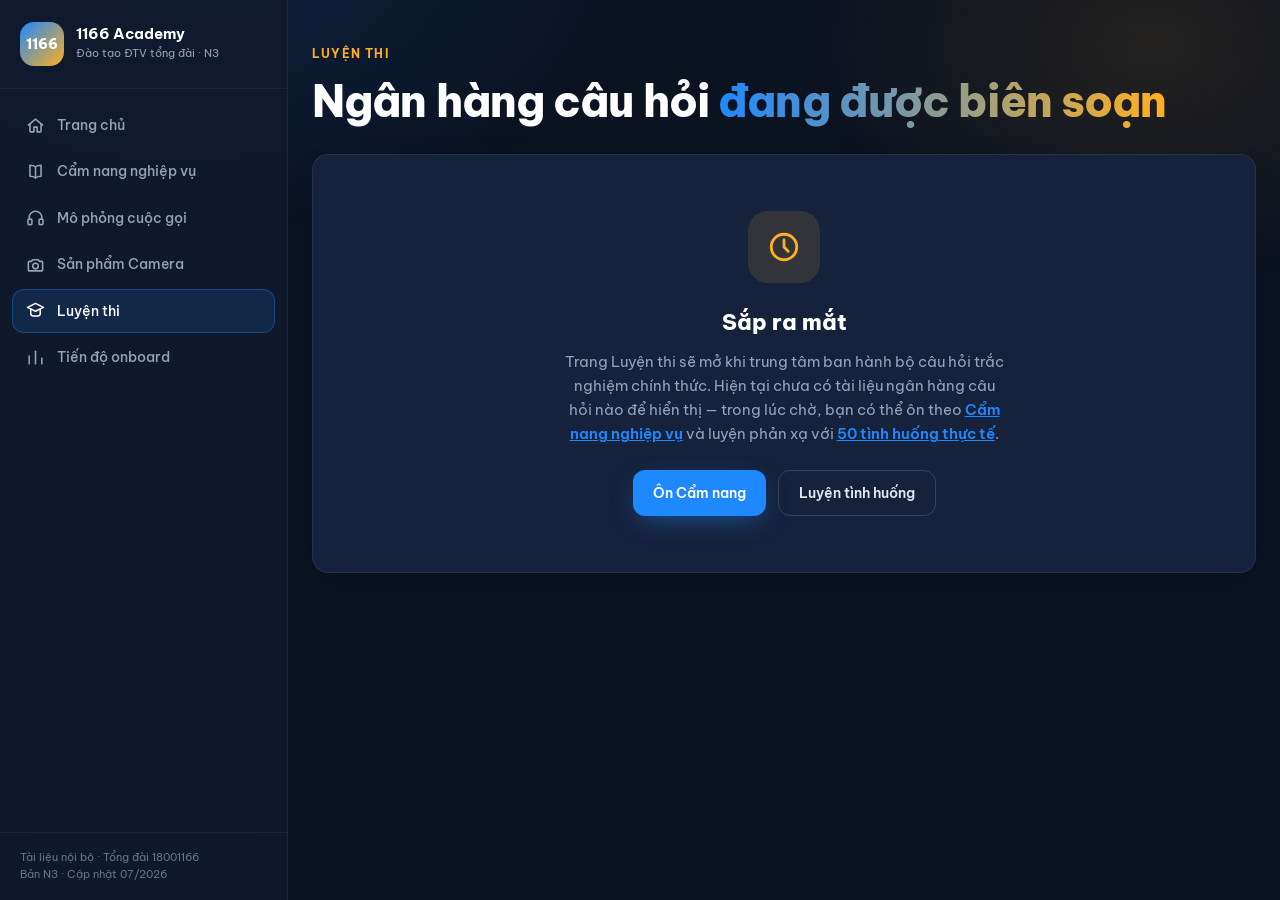
<file: luyen-thi.html>
<!DOCTYPE html>
<html lang="vi">
<head>
<meta charset="UTF-8">
<meta name="viewport" content="width=device-width, initial-scale=1.0">
<title>1166 Academy · Luyện thi</title>
<link rel="preconnect" href="https://fonts.googleapis.com">
<link rel="preconnect" href="https://fonts.gstatic.com" crossorigin>
<link href="https://fonts.googleapis.com/css2?family=Be+Vietnam+Pro:wght@300;400;500;600;700;800&display=swap" rel="stylesheet">
<link rel="stylesheet" href="assets/style.css">
</head>
<body>
<div class="app-shell">

  <aside class="sidebar">
    <div class="sidebar-brand">
      <div class="brand-mark">1166</div>
      <div>
        <div class="brand-name">1166 Academy</div>
        <div class="brand-tag">Đào tạo ĐTV tổng đài · N3</div>
      </div>
    </div>
    <nav class="sidebar-nav">
      <a href="index.html" class="nav-link">
        <svg viewBox="0 0 24 24" fill="none" stroke="currentColor" stroke-width="2" stroke-linecap="round" stroke-linejoin="round"><path d="M3 11.5 12 4l9 7.5"/><path d="M5 10v9a1 1 0 0 0 1 1h4v-6h4v6h4a1 1 0 0 0 1-1v-9"/></svg>
        Trang chủ
      </a>
      <a href="cam-nang.html" class="nav-link">
        <svg viewBox="0 0 24 24" fill="none" stroke="currentColor" stroke-width="2" stroke-linecap="round" stroke-linejoin="round"><path d="M12 6c-1.5-1.2-4-2-7-2v14c3 0 5.5.8 7 2 1.5-1.2 4-2 7-2V4c-3 0-5.5.8-7 2Z"/><path d="M12 6v14"/></svg>
        Cẩm nang nghiệp vụ
      </a>
      <a href="mo-phong.html" class="nav-link">
        <svg viewBox="0 0 24 24" fill="none" stroke="currentColor" stroke-width="2" stroke-linecap="round" stroke-linejoin="round"><path d="M4 14v-2a8 8 0 0 1 16 0v2"/><rect x="2.5" y="14" width="5" height="7" rx="1.5"/><rect x="16.5" y="14" width="5" height="7" rx="1.5"/></svg>
        Mô phỏng cuộc gọi
      </a>
      <a href="san-pham.html" class="nav-link">
        <svg viewBox="0 0 24 24" fill="none" stroke="currentColor" stroke-width="2" stroke-linecap="round" stroke-linejoin="round"><path d="M4 8h3l1.5-2h7L17 8h3a1 1 0 0 1 1 1v10a1 1 0 0 1-1 1H4a1 1 0 0 1-1-1V9a1 1 0 0 1 1-1Z"/><circle cx="12" cy="14" r="3.5"/></svg>
        Sản phẩm Camera
      </a>
      <a href="luyen-thi.html" class="nav-link active">
        <svg viewBox="0 0 24 24" fill="none" stroke="currentColor" stroke-width="2" stroke-linecap="round" stroke-linejoin="round"><path d="M12 3 2 8l10 5 10-5-10-5Z"/><path d="M6 11v5c0 1.5 2.5 3 6 3s6-1.5 6-3v-5"/></svg>
        Luyện thi
      </a>
      <a href="tien-do.html" class="nav-link">
        <svg viewBox="0 0 24 24" fill="none" stroke="currentColor" stroke-width="2" stroke-linecap="round" stroke-linejoin="round"><path d="M4 20V10"/><path d="M12 20V4"/><path d="M20 20v-7"/></svg>
        Tiến độ onboard
      </a>
    </nav>
    <div class="sidebar-footer">Tài liệu nội bộ · Tổng đài 18001166<br>Bản N3 · Cập nhật 07/2026</div>
  </aside>

  <main class="main">
    <div class="container">

      <div class="page-head reveal">
        <span class="eyebrow eyebrow-accent">LUYỆN THI</span>
        <h1 class="heading-1">Ngân hàng câu hỏi <span class="grad-text">đang được biên soạn</span></h1>
      </div>

      <div class="card reveal">
        <div class="coming-soon">
          <div class="icon-wrap">
            <svg viewBox="0 0 24 24" fill="none" stroke="currentColor" stroke-width="2" stroke-linecap="round" stroke-linejoin="round"><circle cx="12" cy="12" r="9"/><path d="M12 7v5l3 3"/></svg>
          </div>
          <h2>Sắp ra mắt</h2>
          <p>Trang Luyện thi sẽ mở khi trung tâm ban hành bộ câu hỏi trắc nghiệm chính thức. Hiện tại chưa có tài liệu ngân hàng câu hỏi nào để hiển thị — trong lúc chờ, bạn có thể ôn theo <a href="cam-nang.html" style="color:var(--brand);font-weight:600">Cẩm nang nghiệp vụ</a> và luyện phản xạ với <a href="mo-phong.html" style="color:var(--brand);font-weight:600">50 tình huống thực tế</a>.</p>
          <div style="margin-top:24px;display:flex;gap:12px;justify-content:center;flex-wrap:wrap">
            <a href="cam-nang.html" class="btn btn-primary">Ôn Cẩm nang</a>
            <a href="mo-phong.html" class="btn btn-outline">Luyện tình huống</a>
          </div>
        </div>
      </div>

    </div>
  </main>

  <nav class="bottom-nav">
    <a href="index.html">
      <svg viewBox="0 0 24 24" fill="none" stroke="currentColor" stroke-width="2" stroke-linecap="round" stroke-linejoin="round"><path d="M3 11.5 12 4l9 7.5"/><path d="M5 10v9a1 1 0 0 0 1 1h4v-6h4v6h4a1 1 0 0 0 1-1v-9"/></svg>
      Trang chủ
    </a>
    <a href="cam-nang.html">
      <svg viewBox="0 0 24 24" fill="none" stroke="currentColor" stroke-width="2" stroke-linecap="round" stroke-linejoin="round"><path d="M12 6c-1.5-1.2-4-2-7-2v14c3 0 5.5.8 7 2 1.5-1.2 4-2 7-2V4c-3 0-5.5.8-7 2Z"/><path d="M12 6v14"/></svg>
      Cẩm nang
    </a>
    <a href="mo-phong.html">
      <svg viewBox="0 0 24 24" fill="none" stroke="currentColor" stroke-width="2" stroke-linecap="round" stroke-linejoin="round"><path d="M4 14v-2a8 8 0 0 1 16 0v2"/><rect x="2.5" y="14" width="5" height="7" rx="1.5"/><rect x="16.5" y="14" width="5" height="7" rx="1.5"/></svg>
      Mô phỏng
    </a>
    <a href="san-pham.html">
      <svg viewBox="0 0 24 24" fill="none" stroke="currentColor" stroke-width="2" stroke-linecap="round" stroke-linejoin="round"><path d="M4 8h3l1.5-2h7L17 8h3a1 1 0 0 1 1 1v10a1 1 0 0 1-1 1H4a1 1 0 0 1-1-1V9a1 1 0 0 1 1-1Z"/><circle cx="12" cy="14" r="3.5"/></svg>
      Sản phẩm
    </a>
    <a href="luyen-thi.html" class="active">
      <svg viewBox="0 0 24 24" fill="none" stroke="currentColor" stroke-width="2" stroke-linecap="round" stroke-linejoin="round"><path d="M12 3 2 8l10 5 10-5-10-5Z"/><path d="M6 11v5c0 1.5 2.5 3 6 3s6-1.5 6-3v-5"/></svg>
      Luyện thi
    </a>
    <a href="tien-do.html">
      <svg viewBox="0 0 24 24" fill="none" stroke="currentColor" stroke-width="2" stroke-linecap="round" stroke-linejoin="round"><path d="M4 20V10"/><path d="M12 20V4"/><path d="M20 20v-7"/></svg>
      Tiến độ
    </a>
  </nav>

</div>

<script>
  const io = new IntersectionObserver(entries => entries.forEach(e => { if (e.isIntersecting) e.target.classList.add('in'); }), {threshold:.1});
  document.querySelectorAll('.reveal').forEach(el => io.observe(el));
</script>
</body>
</html>
</file>
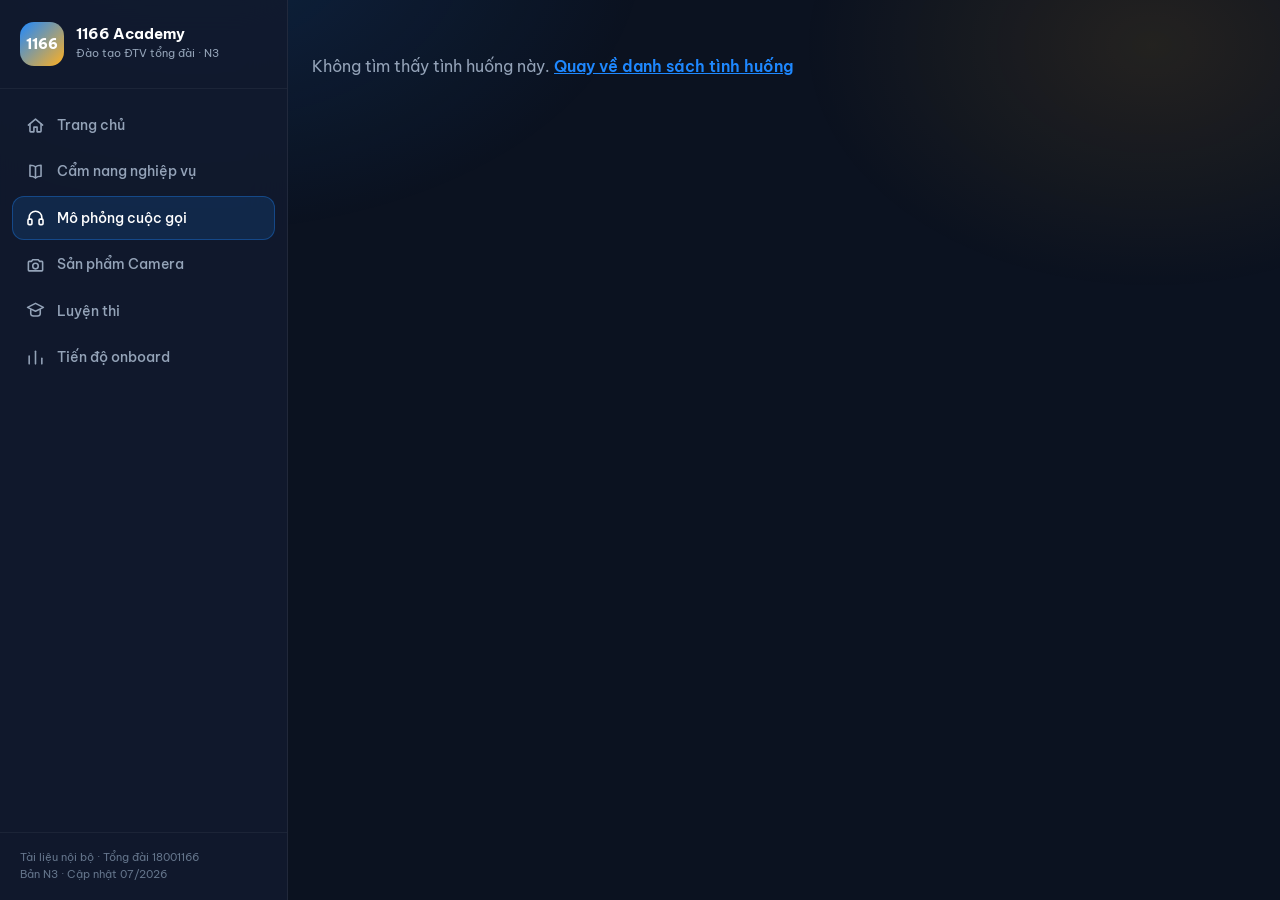
<file: mo-phong-luyen.html>
<!DOCTYPE html>
<html lang="vi">
<head>
<meta charset="UTF-8">
<meta name="viewport" content="width=device-width, initial-scale=1.0">
<title>1166 Academy · Luyện tình huống</title>
<link rel="preconnect" href="https://fonts.googleapis.com">
<link rel="preconnect" href="https://fonts.gstatic.com" crossorigin>
<link href="https://fonts.googleapis.com/css2?family=Be+Vietnam+Pro:wght@300;400;500;600;700;800&display=swap" rel="stylesheet">
<link rel="stylesheet" href="assets/style.css">
</head>
<body>
<div class="app-shell">

  <aside class="sidebar">
    <div class="sidebar-brand">
      <div class="brand-mark">1166</div>
      <div>
        <div class="brand-name">1166 Academy</div>
        <div class="brand-tag">Đào tạo ĐTV tổng đài · N3</div>
      </div>
    </div>
    <nav class="sidebar-nav">
      <a href="index.html" class="nav-link">
        <svg viewBox="0 0 24 24" fill="none" stroke="currentColor" stroke-width="2" stroke-linecap="round" stroke-linejoin="round"><path d="M3 11.5 12 4l9 7.5"/><path d="M5 10v9a1 1 0 0 0 1 1h4v-6h4v6h4a1 1 0 0 0 1-1v-9"/></svg>
        Trang chủ
      </a>
      <a href="cam-nang.html" class="nav-link">
        <svg viewBox="0 0 24 24" fill="none" stroke="currentColor" stroke-width="2" stroke-linecap="round" stroke-linejoin="round"><path d="M12 6c-1.5-1.2-4-2-7-2v14c3 0 5.5.8 7 2 1.5-1.2 4-2 7-2V4c-3 0-5.5.8-7 2Z"/><path d="M12 6v14"/></svg>
        Cẩm nang nghiệp vụ
      </a>
      <a href="mo-phong.html" class="nav-link active">
        <svg viewBox="0 0 24 24" fill="none" stroke="currentColor" stroke-width="2" stroke-linecap="round" stroke-linejoin="round"><path d="M4 14v-2a8 8 0 0 1 16 0v2"/><rect x="2.5" y="14" width="5" height="7" rx="1.5"/><rect x="16.5" y="14" width="5" height="7" rx="1.5"/></svg>
        Mô phỏng cuộc gọi
      </a>
      <a href="san-pham.html" class="nav-link">
        <svg viewBox="0 0 24 24" fill="none" stroke="currentColor" stroke-width="2" stroke-linecap="round" stroke-linejoin="round"><path d="M4 8h3l1.5-2h7L17 8h3a1 1 0 0 1 1 1v10a1 1 0 0 1-1 1H4a1 1 0 0 1-1-1V9a1 1 0 0 1 1-1Z"/><circle cx="12" cy="14" r="3.5"/></svg>
        Sản phẩm Camera
      </a>
      <a href="luyen-thi.html" class="nav-link">
        <svg viewBox="0 0 24 24" fill="none" stroke="currentColor" stroke-width="2" stroke-linecap="round" stroke-linejoin="round"><path d="M12 3 2 8l10 5 10-5-10-5Z"/><path d="M6 11v5c0 1.5 2.5 3 6 3s6-1.5 6-3v-5"/></svg>
        Luyện thi
      </a>
      <a href="tien-do.html" class="nav-link">
        <svg viewBox="0 0 24 24" fill="none" stroke="currentColor" stroke-width="2" stroke-linecap="round" stroke-linejoin="round"><path d="M4 20V10"/><path d="M12 20V4"/><path d="M20 20v-7"/></svg>
        Tiến độ onboard
      </a>
    </nav>
    <div class="sidebar-footer">Tài liệu nội bộ · Tổng đài 18001166<br>Bản N3 · Cập nhật 07/2026</div>
  </aside>

  <main class="main">
    <div class="container" id="pageContainer" style="display:none">

      <a href="mo-phong.html" class="crumb reveal">
        <svg viewBox="0 0 24 24" fill="none" stroke="currentColor" stroke-width="2" stroke-linecap="round" stroke-linejoin="round"><path d="m15 18-6-6 6-6"/></svg>
        Quay về danh sách tình huống
      </a>

      <div class="page-head reveal">
        <span class="eyebrow eyebrow-brand" id="scEyebrow"></span>
        <h1 class="heading-1" id="scTitle"></h1>
        <p class="lead" id="scNote"></p>
      </div>

      <div class="card reveal" style="padding:22px 24px">
        <span class="turn-badge" id="turnBadge"></span>

        <div class="kh-bubble">
          <div class="kh-bubble-label" id="ctxLabel"></div>
          <div class="kh-bubble-text" id="ctxText"></div>
        </div>

        <div class="draft-box" id="draftBox">
          <label class="draft-label">Nếu là bạn, bạn sẽ phản hồi/xử lý thế nào? (chỉ để tự luyện, không lưu lại)</label>
          <textarea class="draft-textarea" id="draftInput" placeholder="Gõ câu trả lời của bạn ở đây trước khi xem câu mẫu…"></textarea>
        </div>

        <div class="practice-actions">
          <button class="btn btn-primary" id="revealBtn">Xem câu mẫu / hướng xử lý thật</button>
          <button class="btn btn-outline" id="nextTurnBtn" style="display:none">Lượt tiếp theo →</button>
        </div>

        <div class="reveal-answer" id="answerBox" style="display:none">
          <div class="reveal-answer-label" id="answerLabel"></div>
          <div class="reveal-answer-text" id="answerText"></div>
        </div>

        <div class="practice-done" id="doneSection" style="display:none">
          <div class="check-box" id="doneToggle">
            <svg viewBox="0 0 24 24" fill="none" stroke="#fff" stroke-width="3" stroke-linecap="round" stroke-linejoin="round"><path d="M20 6 9 17l-5-5"/></svg>
          </div>
          <div class="check-label" id="doneLabel">Đánh dấu đã luyện tình huống này</div>
        </div>
      </div>

      <div style="margin-top:20px">
        <a href="mo-phong.html" class="btn btn-outline">Chọn tình huống khác</a>
      </div>

    </div>
  </main>

  <nav class="bottom-nav">
    <a href="index.html">
      <svg viewBox="0 0 24 24" fill="none" stroke="currentColor" stroke-width="2" stroke-linecap="round" stroke-linejoin="round"><path d="M3 11.5 12 4l9 7.5"/><path d="M5 10v9a1 1 0 0 0 1 1h4v-6h4v6h4a1 1 0 0 0 1-1v-9"/></svg>
      Trang chủ
    </a>
    <a href="cam-nang.html">
      <svg viewBox="0 0 24 24" fill="none" stroke="currentColor" stroke-width="2" stroke-linecap="round" stroke-linejoin="round"><path d="M12 6c-1.5-1.2-4-2-7-2v14c3 0 5.5.8 7 2 1.5-1.2 4-2 7-2V4c-3 0-5.5.8-7 2Z"/><path d="M12 6v14"/></svg>
      Cẩm nang
    </a>
    <a href="mo-phong.html" class="active">
      <svg viewBox="0 0 24 24" fill="none" stroke="currentColor" stroke-width="2" stroke-linecap="round" stroke-linejoin="round"><path d="M4 14v-2a8 8 0 0 1 16 0v2"/><rect x="2.5" y="14" width="5" height="7" rx="1.5"/><rect x="16.5" y="14" width="5" height="7" rx="1.5"/></svg>
      Mô phỏng
    </a>
    <a href="san-pham.html">
      <svg viewBox="0 0 24 24" fill="none" stroke="currentColor" stroke-width="2" stroke-linecap="round" stroke-linejoin="round"><path d="M4 8h3l1.5-2h7L17 8h3a1 1 0 0 1 1 1v10a1 1 0 0 1-1 1H4a1 1 0 0 1-1-1V9a1 1 0 0 1 1-1Z"/><circle cx="12" cy="14" r="3.5"/></svg>
      Sản phẩm
    </a>
    <a href="luyen-thi.html">
      <svg viewBox="0 0 24 24" fill="none" stroke="currentColor" stroke-width="2" stroke-linecap="round" stroke-linejoin="round"><path d="M12 3 2 8l10 5 10-5-10-5Z"/><path d="M6 11v5c0 1.5 2.5 3 6 3s6-1.5 6-3v-5"/></svg>
      Luyện thi
    </a>
    <a href="tien-do.html">
      <svg viewBox="0 0 24 24" fill="none" stroke="currentColor" stroke-width="2" stroke-linecap="round" stroke-linejoin="round"><path d="M4 20V10"/><path d="M12 20V4"/><path d="M20 20v-7"/></svg>
      Tiến độ
    </a>
  </nav>

</div>

<script src="assets/data.js"></script>
<script>
  const DONE_KEY = 'academy1166-luyen-n3';
  let doneState = {};
  try { doneState = JSON.parse(localStorage.getItem(DONE_KEY)) || {}; } catch (e) { doneState = {}; }

  const params = new URLSearchParams(location.search);
  const type = params.get('type');
  const idParam = params.get('id');

  let s = null, turns = [], group = '', title = '', noteLine = '', ctxLabel = '', ctxText = '', idLabel = '';

  if (type === 'order') {
    s = SCENARIOS_ORDER.find(x => String(x.id) === idParam);
    if (s) {
      turns = [{ label: 'Câu mẫu ĐTV', text: s.sample }];
      group = s.group;
      title = s.title;
      noteLine = 'Nghiệp vụ liên quan: ' + s.note;
      ctxLabel = 'Bối cảnh tình huống';
      ctxText = s.title;
      idLabel = 'ĐH-' + String(s.id).padStart(2, '0');
    }
  } else if (type === 'complaint') {
    s = SCENARIOS_COMPLAINT.find(x => x.id === idParam);
    if (s) {
      turns = s.steps;
      group = s.group;
      title = s.title;
      noteLine = '';
      ctxLabel = 'Nội dung sự việc';
      ctxText = s.content;
      idLabel = 'KN-' + s.id;
    }
  }

  if (!s) {
    document.querySelector('.container').innerHTML = '<p class="lead">Không tìm thấy tình huống này. <a href="mo-phong.html" style="color:var(--brand);font-weight:600">Quay về danh sách tình huống</a></p>';
    document.getElementById('pageContainer').style.display = 'block';
  } else {
    document.title = `1166 Academy · ${idLabel} · Luyện tình huống`;
    document.getElementById('scEyebrow').textContent = `TÌNH HUỐNG ${idLabel} · ${group}`;
    document.getElementById('scTitle').textContent = title;
    document.getElementById('scNote').textContent = noteLine;
    document.getElementById('ctxLabel').textContent = ctxLabel;
    document.getElementById('ctxText').textContent = ctxText;

    const doneKey = type + '-' + idParam;
    let turnIdx = 0;

    function renderTurn() {
      document.getElementById('turnBadge').textContent = `Lượt ${turnIdx + 1}/${turns.length}`;
      document.getElementById('draftInput').value = '';
      document.getElementById('draftBox').style.display = 'block';
      document.getElementById('revealBtn').style.display = 'inline-flex';
      document.getElementById('revealBtn').textContent = turns.length > 1 ? `Xem hướng xử lý bước ${turnIdx + 1}` : 'Xem câu mẫu ĐTV';
      document.getElementById('nextTurnBtn').style.display = 'none';
      document.getElementById('answerBox').style.display = 'none';
      document.getElementById('doneSection').style.display = 'none';
      updateDoneUI();
    }

    function updateDoneUI() {
      const done = !!doneState[doneKey];
      document.getElementById('doneToggle').classList.toggle('done', done);
      document.getElementById('doneLabel').textContent = done ? 'Đã luyện tình huống này' : 'Đánh dấu đã luyện tình huống này';
      document.getElementById('doneLabel').classList.toggle('done', false);
    }

    document.getElementById('revealBtn').addEventListener('click', () => {
      const step = turns[turnIdx];
      document.getElementById('answerLabel').textContent = step.label;
      document.getElementById('answerText').textContent = step.text;
      document.getElementById('answerBox').style.display = 'block';
      document.getElementById('revealBtn').style.display = 'none';
      if (turnIdx < turns.length - 1) {
        document.getElementById('nextTurnBtn').style.display = 'inline-flex';
      } else {
        document.getElementById('doneSection').style.display = 'flex';
      }
    });

    document.getElementById('nextTurnBtn').addEventListener('click', () => {
      turnIdx++;
      renderTurn();
    });

    document.getElementById('doneToggle').addEventListener('click', () => {
      doneState[doneKey] = !doneState[doneKey];
      localStorage.setItem(DONE_KEY, JSON.stringify(doneState));
      updateDoneUI();
    });

    renderTurn();
    document.getElementById('pageContainer').style.display = 'block';
  }

  const io = new IntersectionObserver(entries => entries.forEach(e => { if (e.isIntersecting) e.target.classList.add('in'); }), {threshold:.1});
  document.querySelectorAll('.reveal').forEach(el => io.observe(el));
</script>
</body>
</html>
</file>
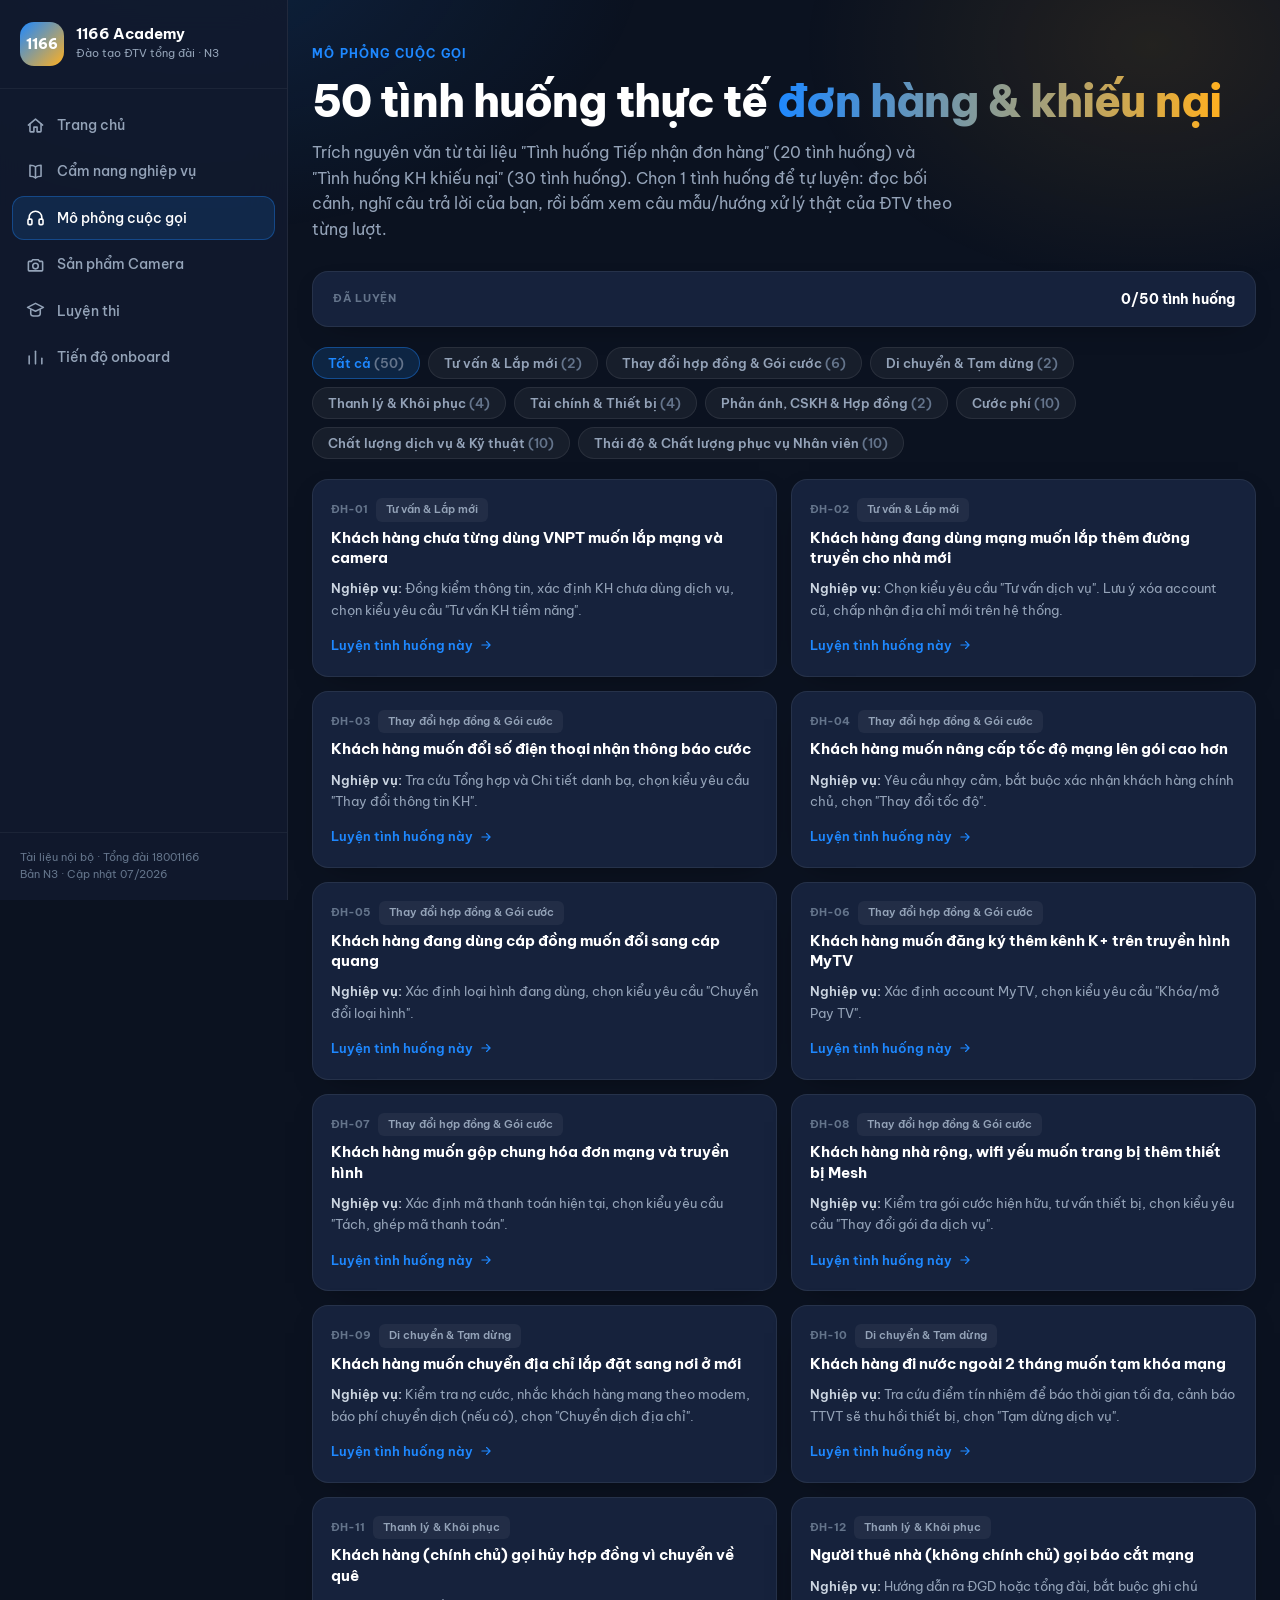
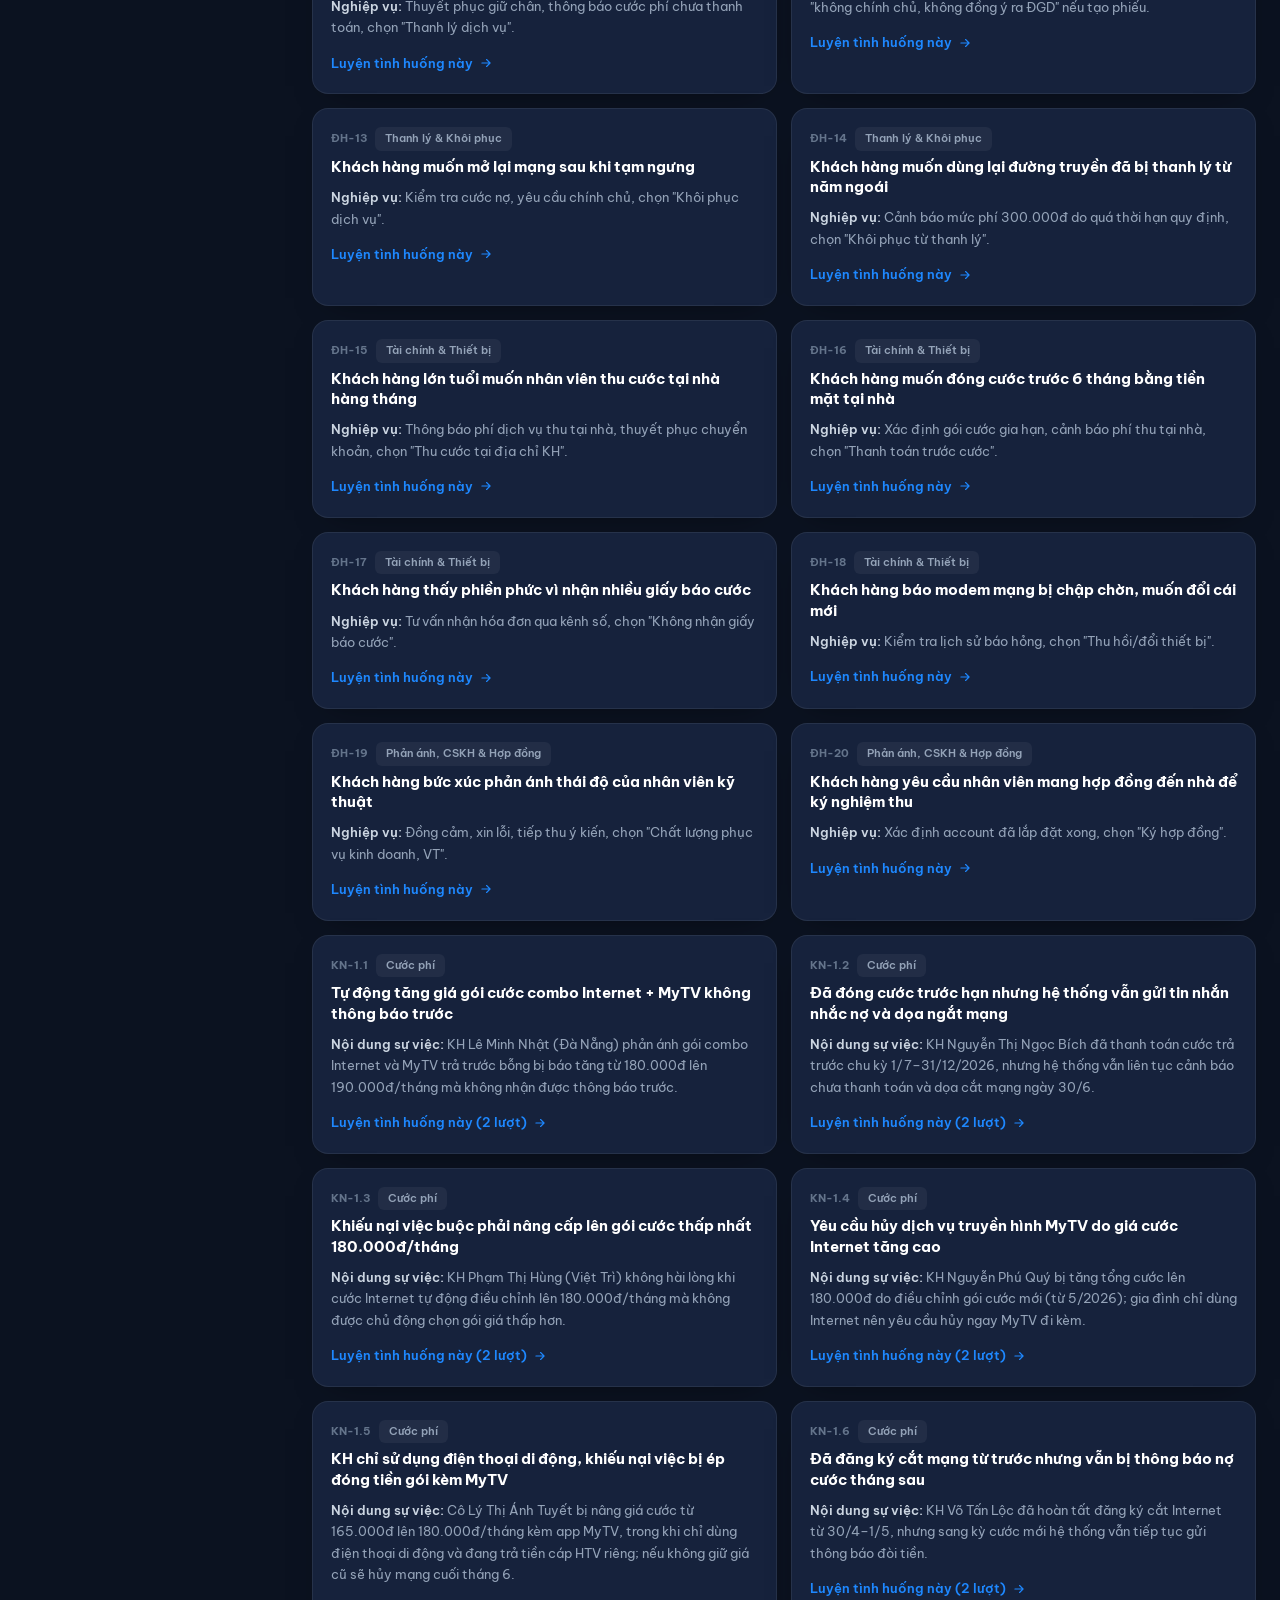
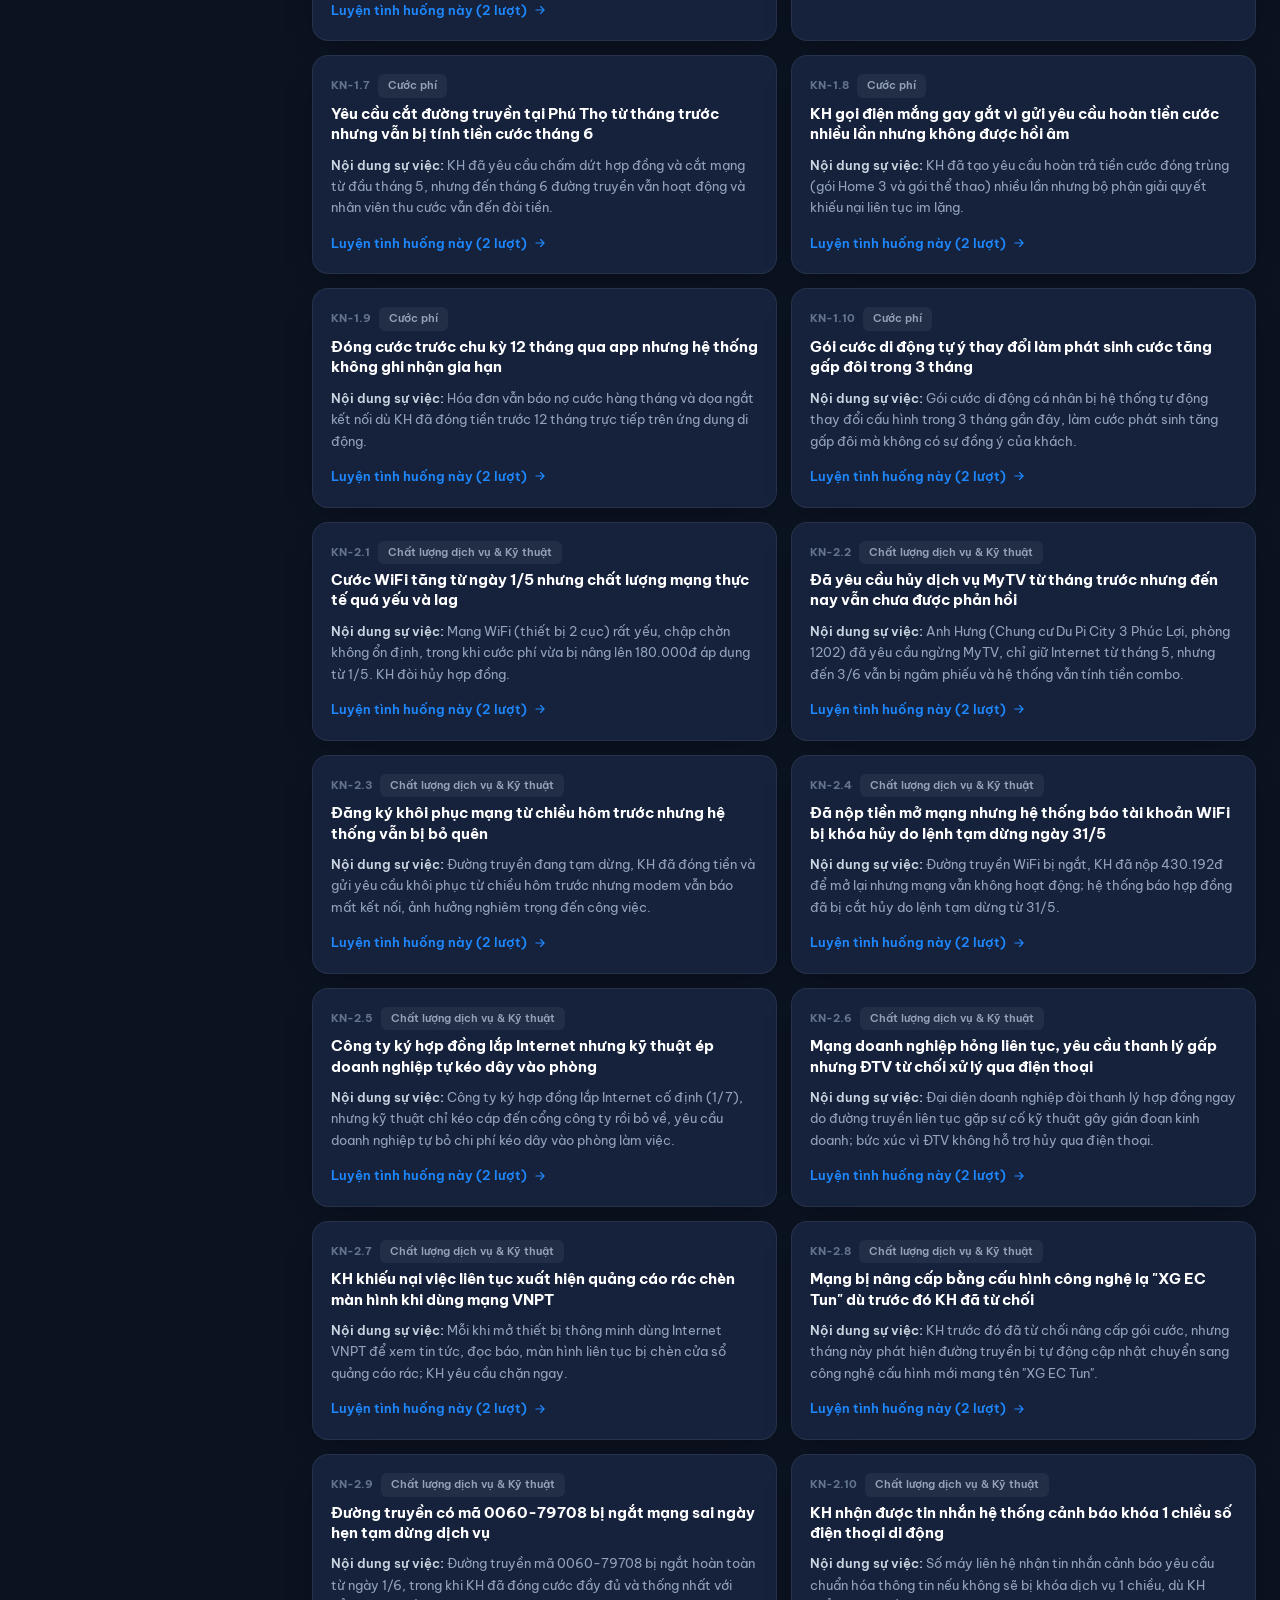
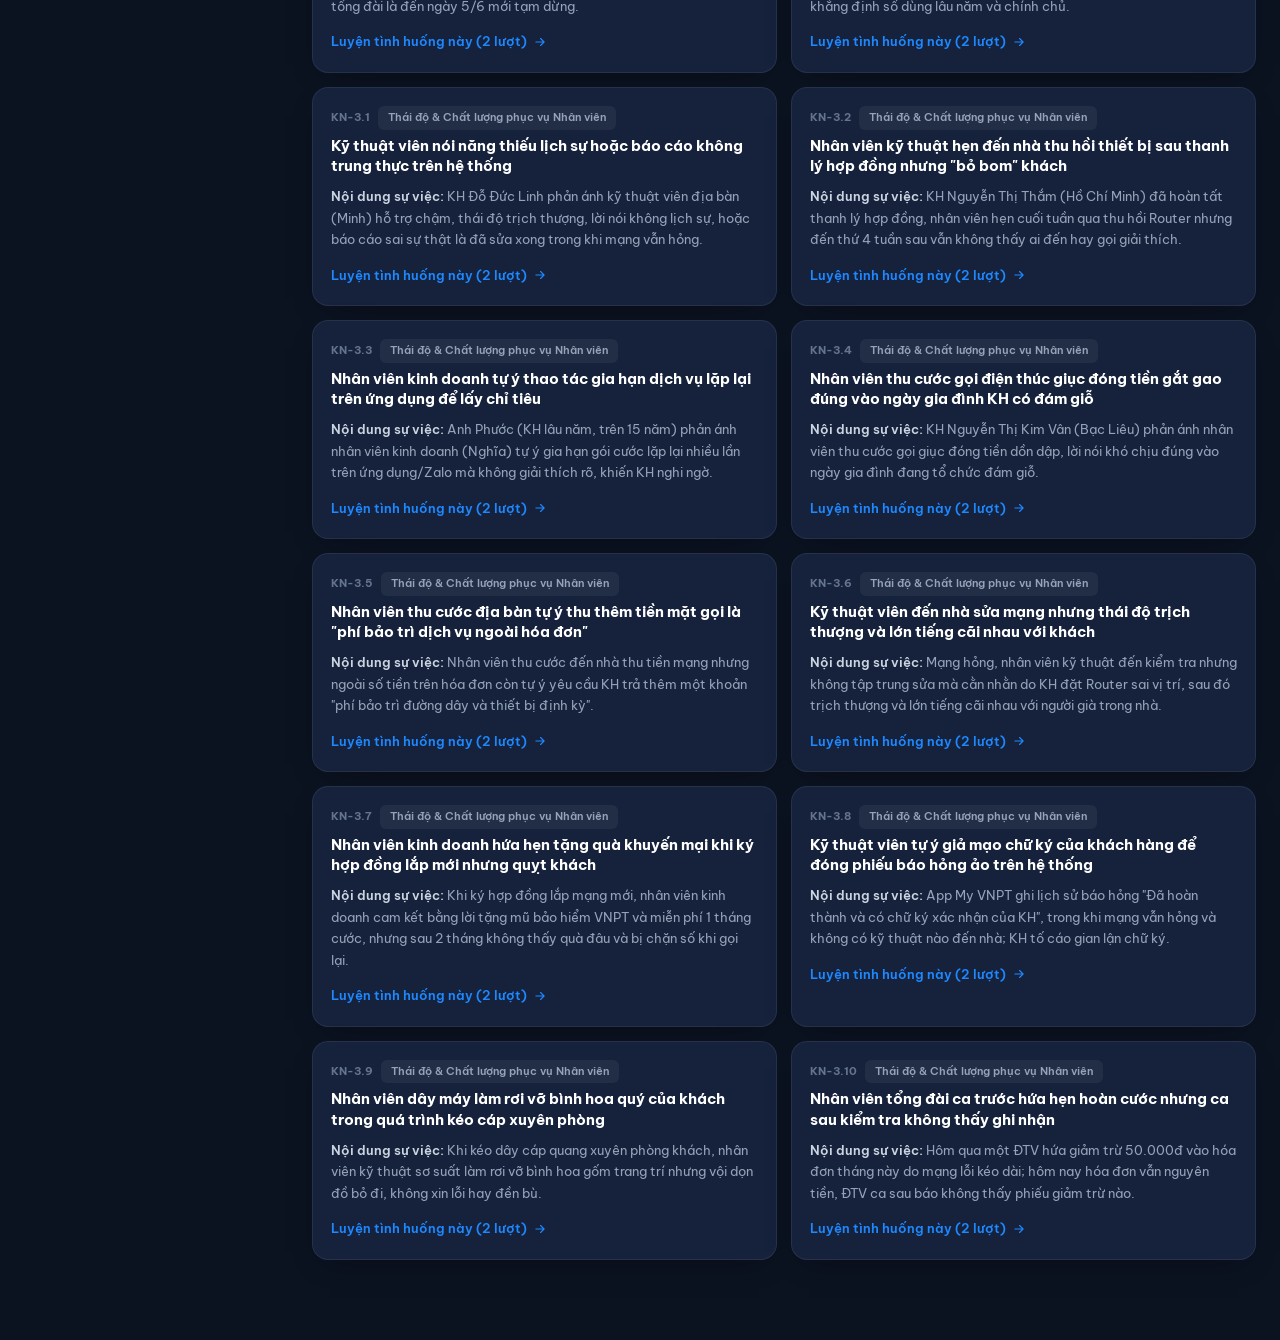
<file: mo-phong.html>
<!DOCTYPE html>
<html lang="vi">
<head>
<meta charset="UTF-8">
<meta name="viewport" content="width=device-width, initial-scale=1.0">
<title>1166 Academy · Mô phỏng cuộc gọi</title>
<link rel="preconnect" href="https://fonts.googleapis.com">
<link rel="preconnect" href="https://fonts.gstatic.com" crossorigin>
<link href="https://fonts.googleapis.com/css2?family=Be+Vietnam+Pro:wght@300;400;500;600;700;800&display=swap" rel="stylesheet">
<link rel="stylesheet" href="assets/style.css">
</head>
<body>
<div class="app-shell">

  <aside class="sidebar">
    <div class="sidebar-brand">
      <div class="brand-mark">1166</div>
      <div>
        <div class="brand-name">1166 Academy</div>
        <div class="brand-tag">Đào tạo ĐTV tổng đài · N3</div>
      </div>
    </div>
    <nav class="sidebar-nav">
      <a href="index.html" class="nav-link">
        <svg viewBox="0 0 24 24" fill="none" stroke="currentColor" stroke-width="2" stroke-linecap="round" stroke-linejoin="round"><path d="M3 11.5 12 4l9 7.5"/><path d="M5 10v9a1 1 0 0 0 1 1h4v-6h4v6h4a1 1 0 0 0 1-1v-9"/></svg>
        Trang chủ
      </a>
      <a href="cam-nang.html" class="nav-link">
        <svg viewBox="0 0 24 24" fill="none" stroke="currentColor" stroke-width="2" stroke-linecap="round" stroke-linejoin="round"><path d="M12 6c-1.5-1.2-4-2-7-2v14c3 0 5.5.8 7 2 1.5-1.2 4-2 7-2V4c-3 0-5.5.8-7 2Z"/><path d="M12 6v14"/></svg>
        Cẩm nang nghiệp vụ
      </a>
      <a href="mo-phong.html" class="nav-link active">
        <svg viewBox="0 0 24 24" fill="none" stroke="currentColor" stroke-width="2" stroke-linecap="round" stroke-linejoin="round"><path d="M4 14v-2a8 8 0 0 1 16 0v2"/><rect x="2.5" y="14" width="5" height="7" rx="1.5"/><rect x="16.5" y="14" width="5" height="7" rx="1.5"/></svg>
        Mô phỏng cuộc gọi
      </a>
      <a href="san-pham.html" class="nav-link">
        <svg viewBox="0 0 24 24" fill="none" stroke="currentColor" stroke-width="2" stroke-linecap="round" stroke-linejoin="round"><path d="M4 8h3l1.5-2h7L17 8h3a1 1 0 0 1 1 1v10a1 1 0 0 1-1 1H4a1 1 0 0 1-1-1V9a1 1 0 0 1 1-1Z"/><circle cx="12" cy="14" r="3.5"/></svg>
        Sản phẩm Camera
      </a>
      <a href="luyen-thi.html" class="nav-link">
        <svg viewBox="0 0 24 24" fill="none" stroke="currentColor" stroke-width="2" stroke-linecap="round" stroke-linejoin="round"><path d="M12 3 2 8l10 5 10-5-10-5Z"/><path d="M6 11v5c0 1.5 2.5 3 6 3s6-1.5 6-3v-5"/></svg>
        Luyện thi
      </a>
      <a href="tien-do.html" class="nav-link">
        <svg viewBox="0 0 24 24" fill="none" stroke="currentColor" stroke-width="2" stroke-linecap="round" stroke-linejoin="round"><path d="M4 20V10"/><path d="M12 20V4"/><path d="M20 20v-7"/></svg>
        Tiến độ onboard
      </a>
    </nav>
    <div class="sidebar-footer">Tài liệu nội bộ · Tổng đài 18001166<br>Bản N3 · Cập nhật 07/2026</div>
  </aside>

  <main class="main">
    <div class="container">

      <div class="page-head reveal">
        <span class="eyebrow eyebrow-brand">MÔ PHỎNG CUỘC GỌI</span>
        <h1 class="heading-1">50 tình huống thực tế <span class="grad-text">đơn hàng &amp; khiếu nại</span></h1>
        <p class="lead">Trích nguyên văn từ tài liệu "Tình huống Tiếp nhận đơn hàng" (20 tình huống) và "Tình huống KH khiếu nại" (30 tình huống). Chọn 1 tình huống để tự luyện: đọc bối cảnh, nghĩ câu trả lời của bạn, rồi bấm xem câu mẫu/hướng xử lý thật của ĐTV theo từng lượt.</p>
      </div>

      <div class="card reveal" style="padding:16px 20px;display:flex;justify-content:space-between;align-items:center;flex-wrap:wrap;gap:10px">
        <span class="stat-label">ĐÃ LUYỆN</span>
        <span id="practiceCount" style="font-size:14px;font-weight:700;color:#fff">0/50 tình huống</span>
      </div>

      <div class="filter-bar reveal" id="filterBar"></div>

      <div class="scenario-grid reveal" id="scenarioGrid"></div>
      <div class="empty-state" id="emptyState" style="display:none">Không có tình huống nào trong nhóm này.</div>

    </div>
  </main>

  <nav class="bottom-nav">
    <a href="index.html">
      <svg viewBox="0 0 24 24" fill="none" stroke="currentColor" stroke-width="2" stroke-linecap="round" stroke-linejoin="round"><path d="M3 11.5 12 4l9 7.5"/><path d="M5 10v9a1 1 0 0 0 1 1h4v-6h4v6h4a1 1 0 0 0 1-1v-9"/></svg>
      Trang chủ
    </a>
    <a href="cam-nang.html">
      <svg viewBox="0 0 24 24" fill="none" stroke="currentColor" stroke-width="2" stroke-linecap="round" stroke-linejoin="round"><path d="M12 6c-1.5-1.2-4-2-7-2v14c3 0 5.5.8 7 2 1.5-1.2 4-2 7-2V4c-3 0-5.5.8-7 2Z"/><path d="M12 6v14"/></svg>
      Cẩm nang
    </a>
    <a href="mo-phong.html" class="active">
      <svg viewBox="0 0 24 24" fill="none" stroke="currentColor" stroke-width="2" stroke-linecap="round" stroke-linejoin="round"><path d="M4 14v-2a8 8 0 0 1 16 0v2"/><rect x="2.5" y="14" width="5" height="7" rx="1.5"/><rect x="16.5" y="14" width="5" height="7" rx="1.5"/></svg>
      Mô phỏng
    </a>
    <a href="san-pham.html">
      <svg viewBox="0 0 24 24" fill="none" stroke="currentColor" stroke-width="2" stroke-linecap="round" stroke-linejoin="round"><path d="M4 8h3l1.5-2h7L17 8h3a1 1 0 0 1 1 1v10a1 1 0 0 1-1 1H4a1 1 0 0 1-1-1V9a1 1 0 0 1 1-1Z"/><circle cx="12" cy="14" r="3.5"/></svg>
      Sản phẩm
    </a>
    <a href="luyen-thi.html">
      <svg viewBox="0 0 24 24" fill="none" stroke="currentColor" stroke-width="2" stroke-linecap="round" stroke-linejoin="round"><path d="M12 3 2 8l10 5 10-5-10-5Z"/><path d="M6 11v5c0 1.5 2.5 3 6 3s6-1.5 6-3v-5"/></svg>
      Luyện thi
    </a>
    <a href="tien-do.html">
      <svg viewBox="0 0 24 24" fill="none" stroke="currentColor" stroke-width="2" stroke-linecap="round" stroke-linejoin="round"><path d="M4 20V10"/><path d="M12 20V4"/><path d="M20 20v-7"/></svg>
      Tiến độ
    </a>
  </nav>

</div>

<script src="assets/data.js"></script>
<script>
  const ALL = [
    ...SCENARIOS_ORDER.map(s => ({...s, type:'order'})),
    ...SCENARIOS_COMPLAINT.map(s => ({...s, type:'complaint'})),
  ];
  const GROUPS = ['Tất cả', ...ORDER_GROUPS, ...COMPLAINT_GROUPS];
  let activeGroup = 'Tất cả';

  const filterBar = document.getElementById('filterBar');
  filterBar.innerHTML = GROUPS.map(g => {
    const count = g === 'Tất cả' ? ALL.length : ALL.filter(s => s.group === g).length;
    return `<button class="filter-chip ${g === activeGroup ? 'active' : ''}" data-group="${g}">${g} <span class="text-dim">(${count})</span></button>`;
  }).join('');

  filterBar.addEventListener('click', e => {
    const btn = e.target.closest('.filter-chip');
    if (!btn) return;
    activeGroup = btn.dataset.group;
    filterBar.querySelectorAll('.filter-chip').forEach(b => b.classList.toggle('active', b.dataset.group === activeGroup));
    render();
  });

  const DONE_KEY = 'academy1166-luyen-n3';
  let doneState = {};
  try { doneState = JSON.parse(localStorage.getItem(DONE_KEY)) || {}; } catch (e) { doneState = {}; }

  function cardOrder(s) {
    const done = !!doneState['order-' + s.id];
    return `
      <a href="mo-phong-luyen.html?type=order&id=${s.id}" class="card card-hover scenario-card" style="display:block;text-decoration:none;color:inherit">
        <div class="scenario-head">
          <span class="scenario-id">ĐH-${String(s.id).padStart(2,'0')}</span>
          <span class="tag">${s.group}</span>
          ${done ? '<span class="badge badge-ok">Đã luyện</span>' : ''}
        </div>
        <div class="scenario-title">${s.title}</div>
        <div class="scenario-block"><b>Nghiệp vụ:</b> ${s.note}</div>
        <span class="chapter-cta">Luyện tình huống này
          <svg viewBox="0 0 24 24" fill="none" stroke="currentColor" stroke-width="2" stroke-linecap="round" stroke-linejoin="round" style="width:14px;height:14px"><path d="M5 12h14M13 6l6 6-6 6"/></svg>
        </span>
      </a>`;
  }

  function cardComplaint(s) {
    const done = !!doneState['complaint-' + s.id];
    return `
      <a href="mo-phong-luyen.html?type=complaint&id=${s.id}" class="card card-hover scenario-card" style="display:block;text-decoration:none;color:inherit">
        <div class="scenario-head">
          <span class="scenario-id">KN-${s.id}</span>
          <span class="tag">${s.group}</span>
          ${done ? '<span class="badge badge-ok">Đã luyện</span>' : ''}
        </div>
        <div class="scenario-title">${s.title}</div>
        <div class="scenario-block"><b>Nội dung sự việc:</b> ${s.content}</div>
        <span class="chapter-cta">Luyện tình huống này (2 lượt)
          <svg viewBox="0 0 24 24" fill="none" stroke="currentColor" stroke-width="2" stroke-linecap="round" stroke-linejoin="round" style="width:14px;height:14px"><path d="M5 12h14M13 6l6 6-6 6"/></svg>
        </span>
      </a>`;
  }

  function updatePracticeCount() {
    const done = ALL.filter(s => doneState[s.type + '-' + s.id]).length;
    document.getElementById('practiceCount').textContent = `${done}/${ALL.length} tình huống`;
  }

  function render() {
    const grid = document.getElementById('scenarioGrid');
    const list = activeGroup === 'Tất cả' ? ALL : ALL.filter(s => s.group === activeGroup);
    grid.innerHTML = list.map(s => s.type === 'order' ? cardOrder(s) : cardComplaint(s)).join('');
    document.getElementById('emptyState').style.display = list.length ? 'none' : 'block';
    updatePracticeCount();
  }
  render();

  const io = new IntersectionObserver(entries => entries.forEach(e => { if (e.isIntersecting) e.target.classList.add('in'); }), {threshold:.1});
  document.querySelectorAll('.reveal').forEach(el => io.observe(el));
</script>
</body>
</html>
</file>
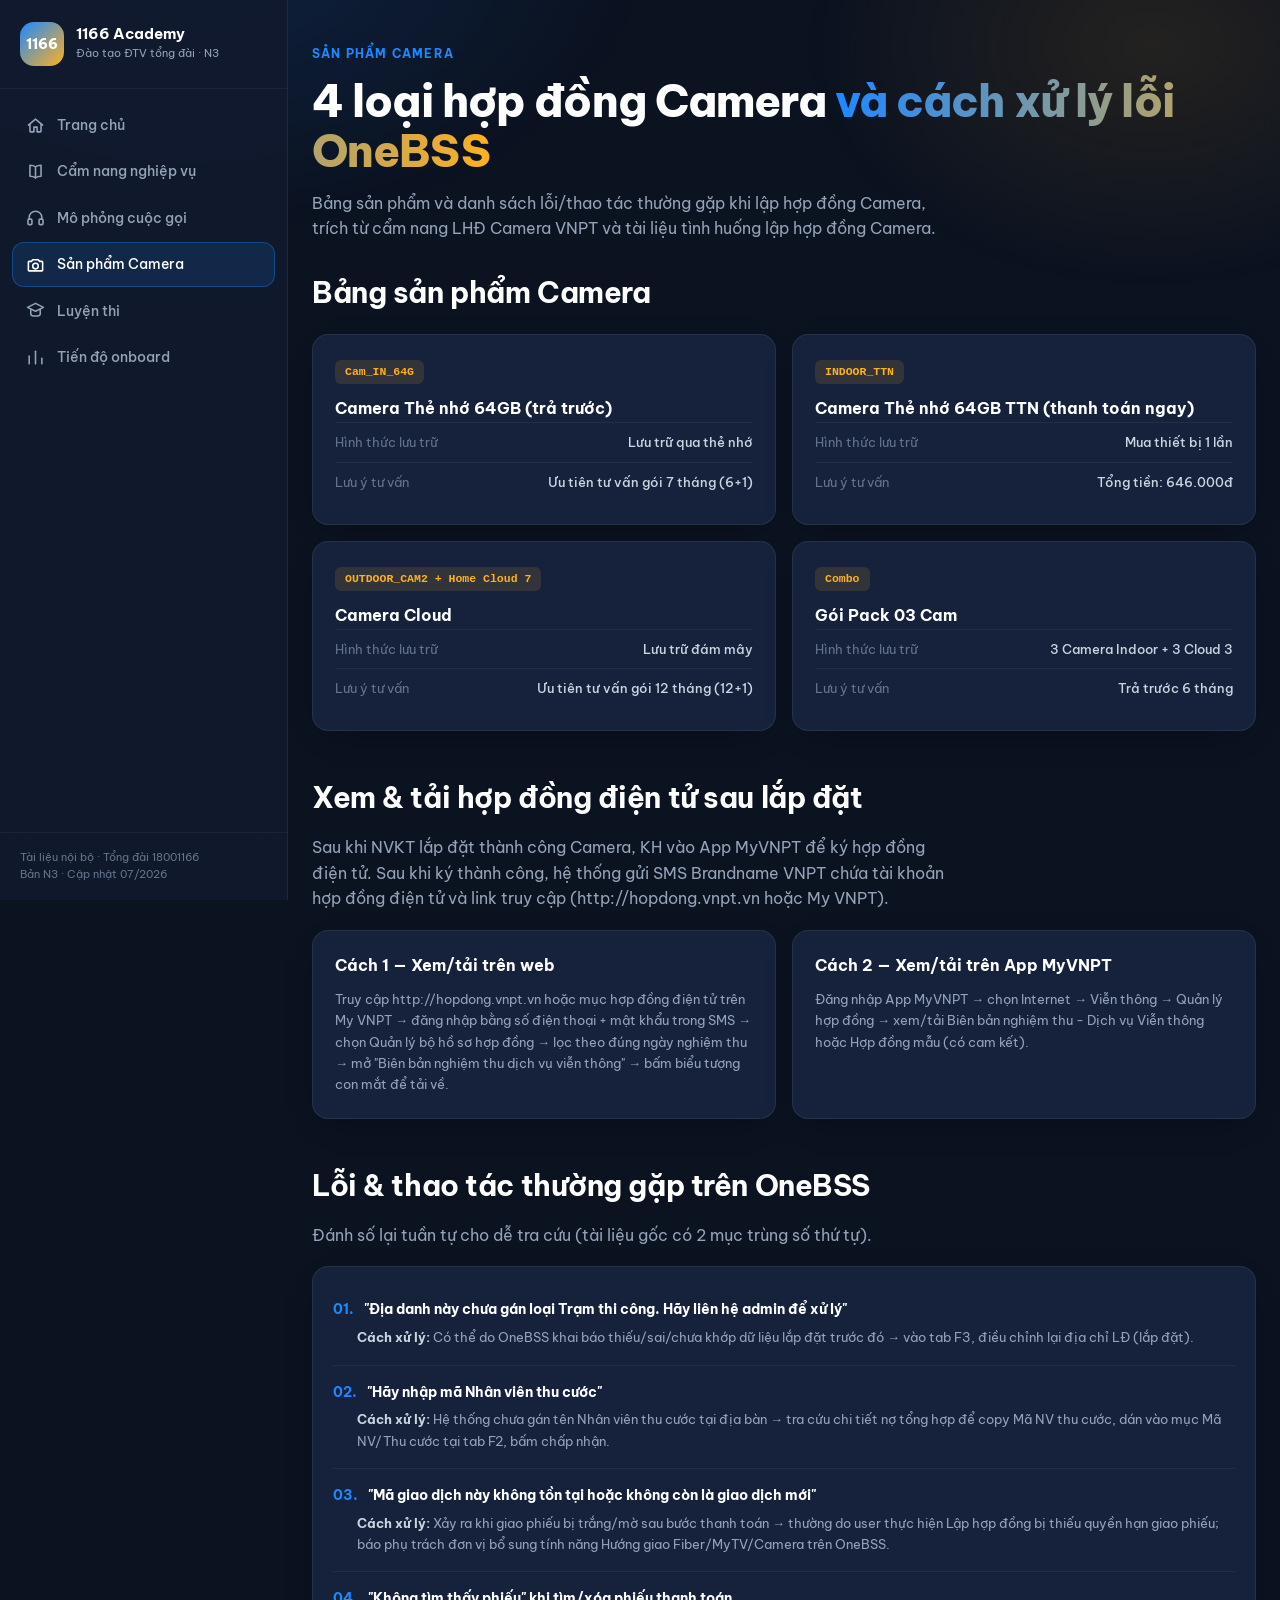
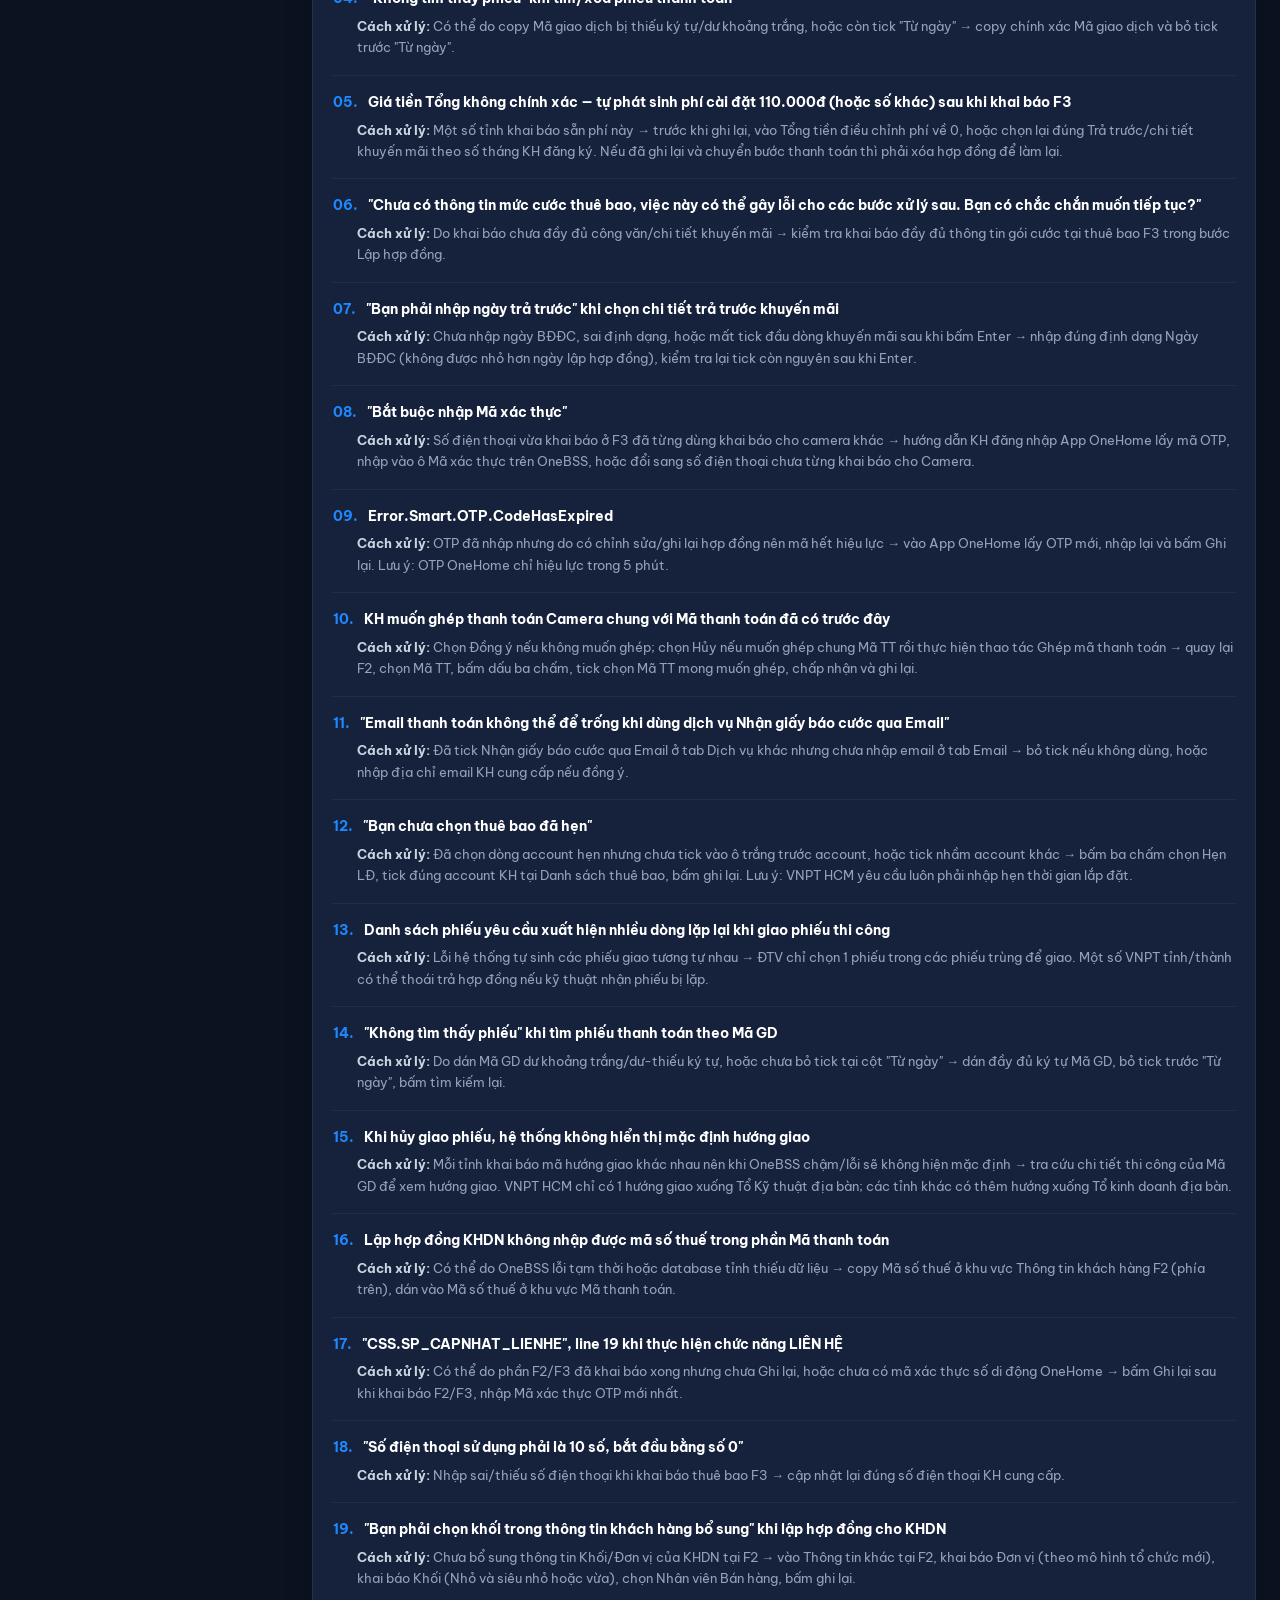
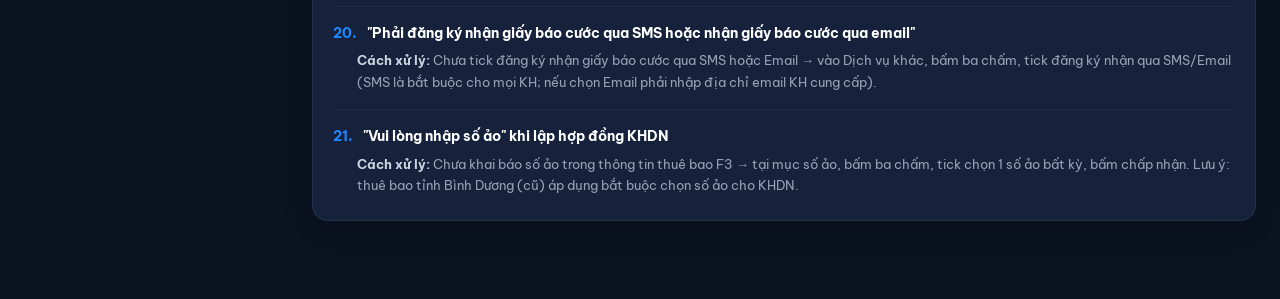
<file: san-pham.html>
<!DOCTYPE html>
<html lang="vi">
<head>
<meta charset="UTF-8">
<meta name="viewport" content="width=device-width, initial-scale=1.0">
<title>1166 Academy · Sản phẩm Camera</title>
<link rel="preconnect" href="https://fonts.googleapis.com">
<link rel="preconnect" href="https://fonts.gstatic.com" crossorigin>
<link href="https://fonts.googleapis.com/css2?family=Be+Vietnam+Pro:wght@300;400;500;600;700;800&display=swap" rel="stylesheet">
<link rel="stylesheet" href="assets/style.css">
</head>
<body>
<div class="app-shell">

  <aside class="sidebar">
    <div class="sidebar-brand">
      <div class="brand-mark">1166</div>
      <div>
        <div class="brand-name">1166 Academy</div>
        <div class="brand-tag">Đào tạo ĐTV tổng đài · N3</div>
      </div>
    </div>
    <nav class="sidebar-nav">
      <a href="index.html" class="nav-link">
        <svg viewBox="0 0 24 24" fill="none" stroke="currentColor" stroke-width="2" stroke-linecap="round" stroke-linejoin="round"><path d="M3 11.5 12 4l9 7.5"/><path d="M5 10v9a1 1 0 0 0 1 1h4v-6h4v6h4a1 1 0 0 0 1-1v-9"/></svg>
        Trang chủ
      </a>
      <a href="cam-nang.html" class="nav-link">
        <svg viewBox="0 0 24 24" fill="none" stroke="currentColor" stroke-width="2" stroke-linecap="round" stroke-linejoin="round"><path d="M12 6c-1.5-1.2-4-2-7-2v14c3 0 5.5.8 7 2 1.5-1.2 4-2 7-2V4c-3 0-5.5.8-7 2Z"/><path d="M12 6v14"/></svg>
        Cẩm nang nghiệp vụ
      </a>
      <a href="mo-phong.html" class="nav-link">
        <svg viewBox="0 0 24 24" fill="none" stroke="currentColor" stroke-width="2" stroke-linecap="round" stroke-linejoin="round"><path d="M4 14v-2a8 8 0 0 1 16 0v2"/><rect x="2.5" y="14" width="5" height="7" rx="1.5"/><rect x="16.5" y="14" width="5" height="7" rx="1.5"/></svg>
        Mô phỏng cuộc gọi
      </a>
      <a href="san-pham.html" class="nav-link active">
        <svg viewBox="0 0 24 24" fill="none" stroke="currentColor" stroke-width="2" stroke-linecap="round" stroke-linejoin="round"><path d="M4 8h3l1.5-2h7L17 8h3a1 1 0 0 1 1 1v10a1 1 0 0 1-1 1H4a1 1 0 0 1-1-1V9a1 1 0 0 1 1-1Z"/><circle cx="12" cy="14" r="3.5"/></svg>
        Sản phẩm Camera
      </a>
      <a href="luyen-thi.html" class="nav-link">
        <svg viewBox="0 0 24 24" fill="none" stroke="currentColor" stroke-width="2" stroke-linecap="round" stroke-linejoin="round"><path d="M12 3 2 8l10 5 10-5-10-5Z"/><path d="M6 11v5c0 1.5 2.5 3 6 3s6-1.5 6-3v-5"/></svg>
        Luyện thi
      </a>
      <a href="tien-do.html" class="nav-link">
        <svg viewBox="0 0 24 24" fill="none" stroke="currentColor" stroke-width="2" stroke-linecap="round" stroke-linejoin="round"><path d="M4 20V10"/><path d="M12 20V4"/><path d="M20 20v-7"/></svg>
        Tiến độ onboard
      </a>
    </nav>
    <div class="sidebar-footer">Tài liệu nội bộ · Tổng đài 18001166<br>Bản N3 · Cập nhật 07/2026</div>
  </aside>

  <main class="main">
    <div class="container">

      <div class="page-head reveal">
        <span class="eyebrow eyebrow-brand">SẢN PHẨM CAMERA</span>
        <h1 class="heading-1">4 loại hợp đồng Camera <span class="grad-text">và cách xử lý lỗi OneBSS</span></h1>
        <p class="lead">Bảng sản phẩm và danh sách lỗi/thao tác thường gặp khi lập hợp đồng Camera, trích từ cẩm nang LHĐ Camera VNPT và tài liệu tình huống lập hợp đồng Camera.</p>
      </div>

      <section class="section" style="margin-top:0">
        <div class="section-head">
          <h2 class="heading-2">Bảng sản phẩm Camera</h2>
        </div>
        <div class="product-grid" id="productGrid"></div>
      </section>

      <section class="section">
        <div class="section-head">
          <h2 class="heading-2">Xem &amp; tải hợp đồng điện tử sau lắp đặt</h2>
          <p class="lead" id="contractIntro"></p>
        </div>
        <div class="product-grid" id="contractWays"></div>
      </section>

      <section class="section">
        <div class="section-head">
          <h2 class="heading-2">Lỗi &amp; thao tác thường gặp trên OneBSS</h2>
          <p class="lead">Đánh số lại tuần tự cho dễ tra cứu (tài liệu gốc có 2 mục trùng số thứ tự).</p>
        </div>
        <div class="card" style="padding:8px 20px">
          <div class="faq-list" id="faqList"></div>
        </div>
      </section>

    </div>
  </main>

  <nav class="bottom-nav">
    <a href="index.html">
      <svg viewBox="0 0 24 24" fill="none" stroke="currentColor" stroke-width="2" stroke-linecap="round" stroke-linejoin="round"><path d="M3 11.5 12 4l9 7.5"/><path d="M5 10v9a1 1 0 0 0 1 1h4v-6h4v6h4a1 1 0 0 0 1-1v-9"/></svg>
      Trang chủ
    </a>
    <a href="cam-nang.html">
      <svg viewBox="0 0 24 24" fill="none" stroke="currentColor" stroke-width="2" stroke-linecap="round" stroke-linejoin="round"><path d="M12 6c-1.5-1.2-4-2-7-2v14c3 0 5.5.8 7 2 1.5-1.2 4-2 7-2V4c-3 0-5.5.8-7 2Z"/><path d="M12 6v14"/></svg>
      Cẩm nang
    </a>
    <a href="mo-phong.html">
      <svg viewBox="0 0 24 24" fill="none" stroke="currentColor" stroke-width="2" stroke-linecap="round" stroke-linejoin="round"><path d="M4 14v-2a8 8 0 0 1 16 0v2"/><rect x="2.5" y="14" width="5" height="7" rx="1.5"/><rect x="16.5" y="14" width="5" height="7" rx="1.5"/></svg>
      Mô phỏng
    </a>
    <a href="san-pham.html" class="active">
      <svg viewBox="0 0 24 24" fill="none" stroke="currentColor" stroke-width="2" stroke-linecap="round" stroke-linejoin="round"><path d="M4 8h3l1.5-2h7L17 8h3a1 1 0 0 1 1 1v10a1 1 0 0 1-1 1H4a1 1 0 0 1-1-1V9a1 1 0 0 1 1-1Z"/><circle cx="12" cy="14" r="3.5"/></svg>
      Sản phẩm
    </a>
    <a href="luyen-thi.html">
      <svg viewBox="0 0 24 24" fill="none" stroke="currentColor" stroke-width="2" stroke-linecap="round" stroke-linejoin="round"><path d="M12 3 2 8l10 5 10-5-10-5Z"/><path d="M6 11v5c0 1.5 2.5 3 6 3s6-1.5 6-3v-5"/></svg>
      Luyện thi
    </a>
    <a href="tien-do.html">
      <svg viewBox="0 0 24 24" fill="none" stroke="currentColor" stroke-width="2" stroke-linecap="round" stroke-linejoin="round"><path d="M4 20V10"/><path d="M12 20V4"/><path d="M20 20v-7"/></svg>
      Tiến độ
    </a>
  </nav>

</div>

<script src="assets/data.js"></script>
<script>
  document.getElementById('productGrid').innerHTML = CAMERA_PRODUCTS.map(p => `
    <div class="card product-card">
      <span class="product-code">${p.code}</span>
      <div class="product-title">${p.name}</div>
      <div class="product-row"><span>Hình thức lưu trữ</span><span>${p.feature}</span></div>
      <div class="product-row"><span>Lưu ý tư vấn</span><span>${p.note}</span></div>
    </div>
  `).join('');

  document.getElementById('contractIntro').textContent = CAMERA_CONTRACT_HOWTO.intro;
  document.getElementById('contractWays').innerHTML = CAMERA_CONTRACT_HOWTO.ways.map(w => `
    <div class="card product-card">
      <div class="product-title" style="margin-top:0">${w.label}</div>
      <div class="scenario-block" style="margin-top:10px">${w.text}</div>
    </div>
  `).join('');

  document.getElementById('faqList').innerHTML = CAMERA_FAQ.map((f, i) => `
    <div class="faq-item">
      <div class="faq-q"><span class="faq-num">${String(i + 1).padStart(2, '0')}.</span><span>${f.q}</span></div>
      <div class="faq-a"><b>Cách xử lý:</b> ${f.a}</div>
    </div>
  `).join('');

  const io = new IntersectionObserver(entries => entries.forEach(e => { if (e.isIntersecting) e.target.classList.add('in'); }), {threshold:.1});
  document.querySelectorAll('.reveal').forEach(el => io.observe(el));
</script>
</body>
</html>
</file>
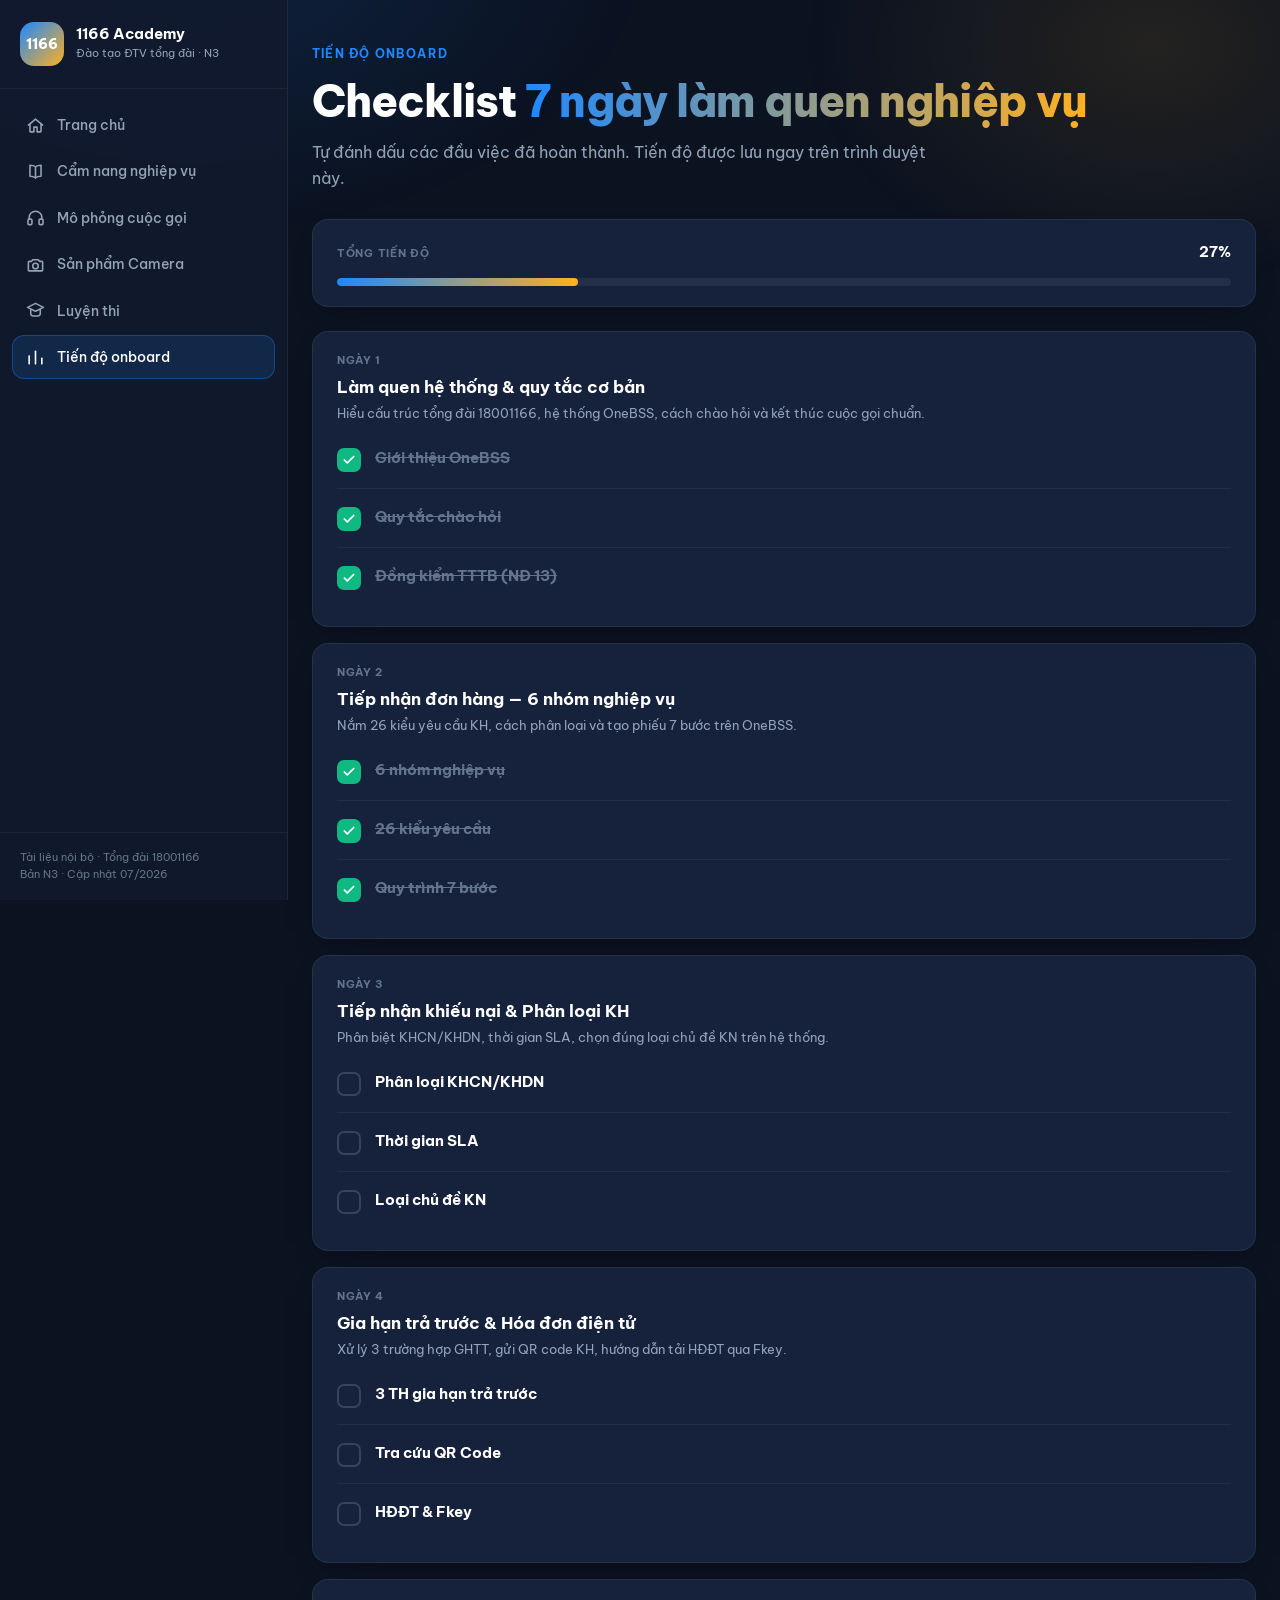
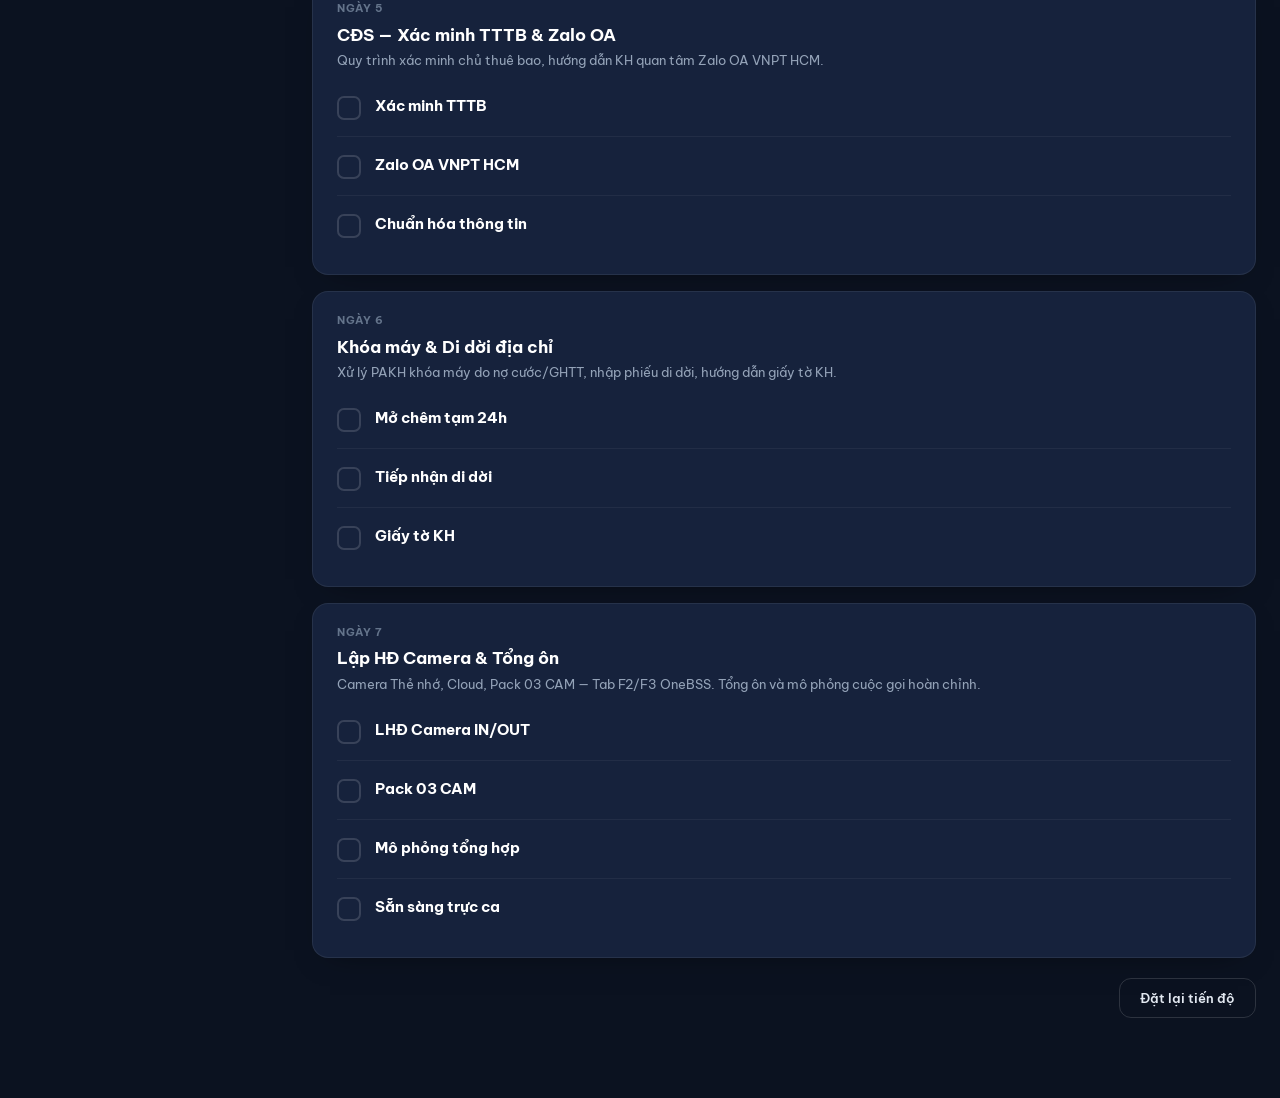
<file: tien-do.html>
<!DOCTYPE html>
<html lang="vi">
<head>
<meta charset="UTF-8">
<meta name="viewport" content="width=device-width, initial-scale=1.0">
<title>1166 Academy · Tiến độ onboard</title>
<link rel="preconnect" href="https://fonts.googleapis.com">
<link rel="preconnect" href="https://fonts.gstatic.com" crossorigin>
<link href="https://fonts.googleapis.com/css2?family=Be+Vietnam+Pro:wght@300;400;500;600;700;800&display=swap" rel="stylesheet">
<link rel="stylesheet" href="assets/style.css">
</head>
<body>
<div class="app-shell">

  <aside class="sidebar">
    <div class="sidebar-brand">
      <div class="brand-mark">1166</div>
      <div>
        <div class="brand-name">1166 Academy</div>
        <div class="brand-tag">Đào tạo ĐTV tổng đài · N3</div>
      </div>
    </div>
    <nav class="sidebar-nav">
      <a href="index.html" class="nav-link">
        <svg viewBox="0 0 24 24" fill="none" stroke="currentColor" stroke-width="2" stroke-linecap="round" stroke-linejoin="round"><path d="M3 11.5 12 4l9 7.5"/><path d="M5 10v9a1 1 0 0 0 1 1h4v-6h4v6h4a1 1 0 0 0 1-1v-9"/></svg>
        Trang chủ
      </a>
      <a href="cam-nang.html" class="nav-link">
        <svg viewBox="0 0 24 24" fill="none" stroke="currentColor" stroke-width="2" stroke-linecap="round" stroke-linejoin="round"><path d="M12 6c-1.5-1.2-4-2-7-2v14c3 0 5.5.8 7 2 1.5-1.2 4-2 7-2V4c-3 0-5.5.8-7 2Z"/><path d="M12 6v14"/></svg>
        Cẩm nang nghiệp vụ
      </a>
      <a href="mo-phong.html" class="nav-link">
        <svg viewBox="0 0 24 24" fill="none" stroke="currentColor" stroke-width="2" stroke-linecap="round" stroke-linejoin="round"><path d="M4 14v-2a8 8 0 0 1 16 0v2"/><rect x="2.5" y="14" width="5" height="7" rx="1.5"/><rect x="16.5" y="14" width="5" height="7" rx="1.5"/></svg>
        Mô phỏng cuộc gọi
      </a>
      <a href="san-pham.html" class="nav-link">
        <svg viewBox="0 0 24 24" fill="none" stroke="currentColor" stroke-width="2" stroke-linecap="round" stroke-linejoin="round"><path d="M4 8h3l1.5-2h7L17 8h3a1 1 0 0 1 1 1v10a1 1 0 0 1-1 1H4a1 1 0 0 1-1-1V9a1 1 0 0 1 1-1Z"/><circle cx="12" cy="14" r="3.5"/></svg>
        Sản phẩm Camera
      </a>
      <a href="luyen-thi.html" class="nav-link">
        <svg viewBox="0 0 24 24" fill="none" stroke="currentColor" stroke-width="2" stroke-linecap="round" stroke-linejoin="round"><path d="M12 3 2 8l10 5 10-5-10-5Z"/><path d="M6 11v5c0 1.5 2.5 3 6 3s6-1.5 6-3v-5"/></svg>
        Luyện thi
      </a>
      <a href="tien-do.html" class="nav-link active">
        <svg viewBox="0 0 24 24" fill="none" stroke="currentColor" stroke-width="2" stroke-linecap="round" stroke-linejoin="round"><path d="M4 20V10"/><path d="M12 20V4"/><path d="M20 20v-7"/></svg>
        Tiến độ onboard
      </a>
    </nav>
    <div class="sidebar-footer">Tài liệu nội bộ · Tổng đài 18001166<br>Bản N3 · Cập nhật 07/2026</div>
  </aside>

  <main class="main">
    <div class="container">

      <div class="page-head reveal">
        <span class="eyebrow eyebrow-brand">TIẾN ĐỘ ONBOARD</span>
        <h1 class="heading-1">Checklist <span class="grad-text">7 ngày làm quen nghiệp vụ</span></h1>
        <p class="lead">Tự đánh dấu các đầu việc đã hoàn thành. Tiến độ được lưu ngay trên trình duyệt này.</p>
      </div>

      <div class="card reveal" style="padding:20px 24px">
        <div style="display:flex;justify-content:space-between;align-items:baseline">
          <span class="stat-label">TỔNG TIẾN ĐỘ</span>
          <span id="progressPct" style="font-size:15px;font-weight:700;color:#fff">0%</span>
        </div>
        <div class="progress-track"><div class="progress-fill" id="progressFill" style="width:0%"></div></div>
      </div>

      <div id="dayList" class="reveal" style="margin-top:24px"></div>

      <div style="margin-top:20px;text-align:right">
        <button class="btn btn-outline" id="resetBtn" style="font-size:12.5px">Đặt lại tiến độ</button>
      </div>

    </div>
  </main>

  <nav class="bottom-nav">
    <a href="index.html">
      <svg viewBox="0 0 24 24" fill="none" stroke="currentColor" stroke-width="2" stroke-linecap="round" stroke-linejoin="round"><path d="M3 11.5 12 4l9 7.5"/><path d="M5 10v9a1 1 0 0 0 1 1h4v-6h4v6h4a1 1 0 0 0 1-1v-9"/></svg>
      Trang chủ
    </a>
    <a href="cam-nang.html">
      <svg viewBox="0 0 24 24" fill="none" stroke="currentColor" stroke-width="2" stroke-linecap="round" stroke-linejoin="round"><path d="M12 6c-1.5-1.2-4-2-7-2v14c3 0 5.5.8 7 2 1.5-1.2 4-2 7-2V4c-3 0-5.5.8-7 2Z"/><path d="M12 6v14"/></svg>
      Cẩm nang
    </a>
    <a href="mo-phong.html">
      <svg viewBox="0 0 24 24" fill="none" stroke="currentColor" stroke-width="2" stroke-linecap="round" stroke-linejoin="round"><path d="M4 14v-2a8 8 0 0 1 16 0v2"/><rect x="2.5" y="14" width="5" height="7" rx="1.5"/><rect x="16.5" y="14" width="5" height="7" rx="1.5"/></svg>
      Mô phỏng
    </a>
    <a href="san-pham.html">
      <svg viewBox="0 0 24 24" fill="none" stroke="currentColor" stroke-width="2" stroke-linecap="round" stroke-linejoin="round"><path d="M4 8h3l1.5-2h7L17 8h3a1 1 0 0 1 1 1v10a1 1 0 0 1-1 1H4a1 1 0 0 1-1-1V9a1 1 0 0 1 1-1Z"/><circle cx="12" cy="14" r="3.5"/></svg>
      Sản phẩm
    </a>
    <a href="luyen-thi.html">
      <svg viewBox="0 0 24 24" fill="none" stroke="currentColor" stroke-width="2" stroke-linecap="round" stroke-linejoin="round"><path d="M12 3 2 8l10 5 10-5-10-5Z"/><path d="M6 11v5c0 1.5 2.5 3 6 3s6-1.5 6-3v-5"/></svg>
      Luyện thi
    </a>
    <a href="tien-do.html" class="active">
      <svg viewBox="0 0 24 24" fill="none" stroke="currentColor" stroke-width="2" stroke-linecap="round" stroke-linejoin="round"><path d="M4 20V10"/><path d="M12 20V4"/><path d="M20 20v-7"/></svg>
      Tiến độ
    </a>
  </nav>

</div>

<div id="toast"></div>

<script src="assets/data.js"></script>
<script>
  const STORE_KEY = 'academy1166-progress-n3';
  let state = {};
  try { state = JSON.parse(localStorage.getItem(STORE_KEY)) || {}; } catch (e) { state = {}; }

  function isDone(day, idx, seedDone) {
    const key = day + '-' + idx;
    return key in state ? state[key] : seedDone;
  }
  function setDone(day, idx, val) {
    state[day + '-' + idx] = val;
    localStorage.setItem(STORE_KEY, JSON.stringify(state));
  }

  const dayList = document.getElementById('dayList');

  function renderDays() {
    dayList.innerHTML = ROADMAP.map(r => `
      <div class="card" style="padding:20px 24px;margin-bottom:16px">
        <div style="display:flex;justify-content:space-between;align-items:flex-start;gap:12px;flex-wrap:wrap">
          <div>
            <div class="roadmap-day">Ngày ${r.day}</div>
            <h3 class="heading-3" style="margin-top:4px">${r.title}</h3>
            <div class="scenario-block" style="margin-top:2px">${r.desc}</div>
          </div>
        </div>
        <div style="margin-top:6px">
          ${r.tasks.map((t, idx) => {
            const done = isDone(r.day, idx, t.done);
            return `
            <div class="check-item">
              <div class="check-box ${done ? 'done' : ''}" data-day="${r.day}" data-idx="${idx}">
                <svg viewBox="0 0 24 24" fill="none" stroke="#fff" stroke-width="3" stroke-linecap="round" stroke-linejoin="round"><path d="M20 6 9 17l-5-5"/></svg>
              </div>
              <div>
                <div class="check-label ${done ? 'done' : ''}">${t.t}</div>
              </div>
            </div>`;
          }).join('')}
        </div>
      </div>
    `).join('');
  }

  function totalStats() {
    let total = 0, done = 0;
    ROADMAP.forEach(r => r.tasks.forEach((t, idx) => {
      total++;
      if (isDone(r.day, idx, t.done)) done++;
    }));
    return { total, done };
  }

  function updateProgress() {
    const { total, done } = totalStats();
    const pct = total ? Math.round((done / total) * 100) : 0;
    document.getElementById('progressPct').textContent = pct + '%';
    document.getElementById('progressFill').style.width = pct + '%';
  }

  function renderAll() {
    renderDays();
    updateProgress();
  }
  renderAll();

  dayList.addEventListener('click', e => {
    const box = e.target.closest('.check-box');
    if (!box) return;
    const day = box.dataset.day, idx = box.dataset.idx;
    const seedDone = ROADMAP.find(r => String(r.day) === day).tasks[idx].done;
    const current = isDone(day, idx, seedDone);
    setDone(day, idx, !current);
    renderAll();
  });

  document.getElementById('resetBtn').addEventListener('click', () => {
    state = {};
    localStorage.removeItem(STORE_KEY);
    renderAll();
  });

  const io = new IntersectionObserver(entries => entries.forEach(e => { if (e.isIntersecting) e.target.classList.add('in'); }), {threshold:.1});
  document.querySelectorAll('.reveal').forEach(el => io.observe(el));
</script>
</body>
</html>
</file>
<file: assets/style.css>
/* 1166 Academy N3 — shared design system
   Dark app-shell theme (tokens/layout pattern referenced from reference UI architecture,
   all copy/content is original and doc-sourced) */

*,*::before,*::after{box-sizing:border-box;margin:0;padding:0}

:root{
  --bg:#0B1220;
  --bg-soft:#111A2E;
  --card:#16223C;
  --card-soft:#131D33;
  --brand:#1E88FF;
  --brand-dark:#0f6fe0;
  --accent:#FFB020;
  --ok:#10B981;
  --warn:#F59E0B;
  --danger:#F87171;
  --ink-mute:#94A3B8;
  --ink-dim:#64748B;
  --line:rgba(255,255,255,.07);
  --line-soft:rgba(255,255,255,.05);
  --r-sm:8px;--r:12px;--r-lg:16px;--r-xl:24px;
}

html{scroll-behavior:smooth}
body{
  font-family:'Be Vietnam Pro',-apple-system,BlinkMacSystemFont,sans-serif;
  background:var(--bg);
  color:#E2E8F0;
  line-height:1.6;
  -webkit-font-smoothing:antialiased;
  min-height:100vh;
  position:relative;
}
body::before{
  content:'';
  position:fixed;inset:0;
  background:
    radial-gradient(650px 400px at 15% -5%, rgba(30,136,255,.14), transparent 70%),
    radial-gradient(500px 350px at 90% 5%, rgba(255,176,32,.10), transparent 70%);
  pointer-events:none;
  z-index:0;
}
a{color:inherit}

/* ── LAYOUT ── */
.app-shell{position:relative;z-index:1;min-height:100vh}

.sidebar{
  display:none;
  position:fixed;inset:0 auto 0 0;
  width:288px;
  flex-direction:column;
  background:rgba(17,26,46,.9);
  backdrop-filter:blur(20px);
  border-right:1px solid var(--line);
  z-index:50;
}
@media(min-width:768px){.sidebar{display:flex}}

.sidebar-brand{display:flex;align-items:center;gap:12px;padding:22px 20px;border-bottom:1px solid var(--line-soft)}
.brand-mark{width:44px;height:44px;border-radius:14px;background:linear-gradient(135deg,var(--brand),var(--accent));display:grid;place-items:center;font-weight:800;color:#fff;font-size:14px;flex-shrink:0}
.brand-name{font-size:15px;font-weight:700;color:#fff;line-height:1.2}
.brand-tag{font-size:11px;color:var(--ink-mute);margin-top:2px}

.sidebar-nav{flex:1;padding:14px 12px;display:flex;flex-direction:column;gap:2px;overflow-y:auto}
.nav-link{display:flex;align-items:center;gap:12px;padding:11px 14px;border-radius:12px;color:var(--ink-mute);font-size:14px;font-weight:500;text-decoration:none;transition:.15s}
.nav-link:hover{background:rgba(255,255,255,.05);color:#fff}
.nav-link.active{background:rgba(30,136,255,.14);color:#fff;box-shadow:inset 0 0 0 1px rgba(30,136,255,.35)}
.nav-link svg{width:19px;height:19px;flex-shrink:0}

.sidebar-footer{padding:16px 20px;border-top:1px solid var(--line-soft);font-size:11px;color:var(--ink-dim)}

.bottom-nav{
  display:grid;grid-template-columns:repeat(6,1fr);
  position:fixed;left:0;right:0;bottom:0;z-index:50;
  background:rgba(17,26,46,.97);backdrop-filter:blur(20px);
  border-top:1px solid var(--line);
}
@media(min-width:768px){.bottom-nav{display:none}}
.bottom-nav a{display:flex;flex-direction:column;align-items:center;justify-content:center;gap:3px;padding:8px 1px 9px;font-size:9.5px;font-weight:600;color:var(--ink-mute);text-decoration:none}
.bottom-nav a svg{width:18px;height:18px}
.bottom-nav a.active{color:var(--brand)}

.main{position:relative;z-index:1;padding-bottom:88px}
@media(min-width:768px){.main{margin-left:288px;padding-bottom:40px}}

.container{max-width:1152px;margin:0 auto;padding:24px 16px}
@media(min-width:640px){.container{padding:40px 24px}}

.page-head{margin-bottom:28px}
.eyebrow{font-size:12px;font-weight:700;letter-spacing:.1em;text-transform:uppercase}
.eyebrow-brand{color:var(--brand)}
.eyebrow-accent{color:var(--accent)}
h1.heading-1{font-size:clamp(1.7rem,4vw,2.75rem);font-weight:800;color:#fff;letter-spacing:-.02em;line-height:1.15;margin-top:10px}
h2.heading-2{font-size:clamp(1.4rem,2.5vw,1.8rem);font-weight:700;color:#fff;letter-spacing:-.015em}
h3.heading-3{font-size:1.05rem;font-weight:700;color:#fff}
.grad-text{background:linear-gradient(90deg,var(--brand),var(--accent));-webkit-background-clip:text;background-clip:text;color:transparent}
.lead{margin-top:14px;font-size:16px;color:var(--ink-mute);max-width:640px}
.text-mute{color:var(--ink-mute)}
.text-dim{color:var(--ink-dim)}

/* ── CHIPS / BADGES ── */
.chip{display:inline-flex;align-items:center;gap:6px;padding:5px 13px;border-radius:999px;font-size:12px;font-weight:600}
.chip-brand{background:rgba(30,136,255,.14);color:var(--brand);box-shadow:inset 0 0 0 1px rgba(30,136,255,.3)}
.chip-soft{background:rgba(255,255,255,.05);color:var(--ink-mute);box-shadow:inset 0 0 0 1px rgba(255,255,255,.1)}
.badge{padding:3px 10px;border-radius:999px;font-size:11px;font-weight:700}
.badge-ok{background:rgba(16,185,129,.14);color:var(--ok)}
.badge-warn{background:rgba(245,158,11,.14);color:var(--warn)}
.badge-accent{background:rgba(255,176,32,.14);color:var(--accent)}
.tag{display:inline-block;padding:3px 10px;border-radius:6px;font-size:11px;font-weight:600;background:rgba(255,255,255,.05);color:var(--ink-mute)}

/* ── BUTTONS ── */
.btn{display:inline-flex;align-items:center;gap:8px;padding:11px 20px;border-radius:12px;font-weight:600;font-size:14px;text-decoration:none;border:none;cursor:pointer;font-family:inherit;transition:.15s;white-space:nowrap}
.btn-primary{background:var(--brand);color:#fff;box-shadow:0 8px 26px -8px rgba(30,136,255,.55)}
.btn-primary:hover{background:var(--brand-dark);transform:translateY(-1px)}
.btn-outline{background:transparent;border:1px solid rgba(255,255,255,.14);color:#E2E8F0}
.btn-outline:hover{background:rgba(255,255,255,.05)}
.btn svg{width:16px;height:16px}

/* ── CARDS ── */
.card{border-radius:var(--r-lg);border:1px solid var(--line);background:var(--card);box-shadow:0 10px 30px -18px rgba(0,0,0,.6)}
.card-hover{transition:transform .2s, box-shadow .2s, border-color .2s}
.card-hover:hover{transform:translateY(-2px);border-color:rgba(30,136,255,.35);box-shadow:0 14px 40px -14px rgba(30,136,255,.3)}

/* ── HERO ── */
.hero{position:relative;overflow:hidden;border-radius:var(--r-xl);border:1px solid var(--line);background:linear-gradient(135deg, rgba(30,136,255,.09), rgba(255,176,32,.05));padding:32px 28px}
@media(min-width:640px){.hero{padding:44px 40px}}

/* ── STATS ── */
.stat-grid{display:grid;grid-template-columns:repeat(2,1fr);gap:14px;margin-top:24px}
@media(min-width:768px){.stat-grid{grid-template-columns:repeat(4,1fr);gap:16px}}
.stat-card{padding:18px 20px}
.stat-label{font-size:10.5px;text-transform:uppercase;letter-spacing:.07em;color:var(--ink-dim);font-weight:700}
.stat-num{font-size:28px;font-weight:800;color:#fff;margin-top:8px}
.stat-sub{font-size:12px;color:var(--ink-mute);margin-top:3px}

/* ── MODE GRID ── */
.mode-grid{display:grid;grid-template-columns:1fr;gap:18px;margin-top:20px}
@media(min-width:768px){.mode-grid{grid-template-columns:repeat(2,1fr)}}
.mode-card{padding:24px;display:flex;flex-direction:column;text-decoration:none;color:inherit}
.mode-icon{width:52px;height:52px;border-radius:16px;display:grid;place-items:center;flex-shrink:0}
.mode-icon svg{width:26px;height:26px}
.mode-title{font-size:17px;font-weight:700;color:#fff;margin-top:16px}
.mode-desc{margin-top:6px;font-size:13.5px;color:var(--ink-mute);line-height:1.6;flex:1}
.mode-tags{display:flex;flex-wrap:wrap;gap:6px;margin-top:14px}
.mode-cta{margin-top:18px;font-size:13.5px;font-weight:600;display:inline-flex;align-items:center;gap:6px}

/* ── ROADMAP ── */
.roadmap-grid{display:grid;grid-template-columns:1fr;gap:16px;margin-top:20px}
@media(min-width:768px){.roadmap-grid{grid-template-columns:repeat(2,1fr)}}
@media(min-width:1100px){.roadmap-grid{grid-template-columns:repeat(3,1fr)}}
.roadmap-card{padding:20px;position:relative}
.roadmap-num{position:absolute;top:14px;right:18px;font-size:42px;font-weight:800;color:rgba(255,255,255,.05);line-height:1}
.roadmap-day{font-size:11px;font-weight:700;text-transform:uppercase;letter-spacing:.06em;color:var(--ink-dim)}
.roadmap-title{font-size:15px;font-weight:700;color:#fff;margin-top:6px}
.roadmap-desc{font-size:13px;color:var(--ink-mute);margin-top:6px;line-height:1.55}
.roadmap-tasks{display:flex;flex-wrap:wrap;gap:6px;margin-top:12px}
.roadmap-task{padding:3px 9px;border-radius:6px;font-size:11px;font-weight:600;background:rgba(255,255,255,.05);color:var(--ink-mute)}
.roadmap-task.done{background:rgba(16,185,129,.14);color:var(--ok)}
.roadmap-task.active{background:rgba(30,136,255,.14);color:var(--brand)}

/* ── FEATURE STRIP ── */
.feature-grid{display:grid;grid-template-columns:1fr;gap:16px;margin-top:20px}
@media(min-width:768px){.feature-grid{grid-template-columns:repeat(3,1fr)}}
.feature-card{padding:22px}
.feature-icon{width:40px;height:40px;border-radius:12px;display:grid;place-items:center}
.feature-icon svg{width:20px;height:20px}
.feature-title{font-size:14.5px;font-weight:700;color:#fff;margin-top:14px}
.feature-desc{font-size:13px;color:var(--ink-mute);margin-top:6px;line-height:1.55}

.section{margin-top:44px}
.section-head{margin-bottom:18px}

/* ── ACCORDION (cẩm nang) ── */
.accordion-item{border-radius:var(--r-lg);border:1px solid var(--line);background:var(--card);margin-bottom:12px;overflow:hidden}
.accordion-head{display:flex;align-items:center;gap:16px;padding:18px 20px;cursor:pointer;user-select:none}
.accordion-num{width:40px;height:40px;border-radius:10px;display:grid;place-items:center;font-weight:800;font-size:13px;flex-shrink:0;color:#fff}
.accordion-title-wrap{flex:1;min-width:0}
.accordion-title{font-size:15px;font-weight:700;color:#fff}
.accordion-sub{font-size:12.5px;color:var(--ink-mute);margin-top:2px}
.accordion-count{font-size:11px;color:var(--ink-dim);font-weight:600;white-space:nowrap}
.accordion-chevron{transition:.2s;flex-shrink:0;color:var(--ink-mute)}
.accordion-chevron svg{width:18px;height:18px}
.accordion-item.open .accordion-chevron{transform:rotate(180deg)}
.accordion-body{max-height:0;overflow:hidden;transition:max-height .3s ease}
.accordion-body-inner{padding:0 20px 20px 76px}
.accordion-pt{display:flex;gap:10px;margin-bottom:9px;font-size:13.5px;color:#cbd5e1;line-height:1.55}
.accordion-pt b{color:var(--accent);flex-shrink:0}
.accordion-files{display:flex;flex-wrap:wrap;gap:6px;margin-top:14px}

/* ── FILTER CHIPS (mô phỏng) ── */
.filter-bar{display:flex;flex-wrap:wrap;gap:8px;margin:20px 0}
.filter-chip{padding:7px 15px;border-radius:999px;font-size:12.5px;font-weight:600;background:rgba(255,255,255,.05);color:var(--ink-mute);border:1px solid rgba(255,255,255,.08);cursor:pointer;transition:.15s;font-family:inherit}
.filter-chip:hover{color:#fff}
.filter-chip.active{background:rgba(30,136,255,.16);color:var(--brand);border-color:rgba(30,136,255,.4)}

/* ── SCENARIO CARDS ── */
.scenario-grid{display:grid;grid-template-columns:1fr;gap:14px}
@media(min-width:900px){.scenario-grid{grid-template-columns:repeat(2,1fr)}}
.scenario-card{padding:18px}
.scenario-head{display:flex;align-items:center;gap:8px;flex-wrap:wrap}
.scenario-id{font-size:11px;font-weight:700;color:var(--ink-dim)}
.scenario-title{font-size:14.5px;font-weight:700;color:#fff;margin-top:6px;line-height:1.4}
.scenario-block{margin-top:10px;font-size:13px;color:var(--ink-mute);line-height:1.65}
.scenario-block b{color:#cbd5e1;font-weight:600}
.scenario-sample{margin-top:10px;padding:12px 14px;border-radius:10px;background:rgba(255,255,255,.03);border-left:3px solid var(--brand);font-size:12.5px;color:#cbd5e1;font-style:italic;line-height:1.65}
.scenario-sample.warn-border{border-left-color:var(--accent)}
.empty-state{padding:40px 20px;text-align:center;color:var(--ink-dim);font-size:14px}

/* ── PRODUCT CARDS ── */
.product-grid{display:grid;grid-template-columns:1fr;gap:16px}
@media(min-width:768px){.product-grid{grid-template-columns:repeat(2,1fr)}}
.product-card{padding:22px}
.product-code{display:inline-block;padding:3px 10px;border-radius:6px;background:rgba(255,176,32,.12);color:var(--accent);font-size:11.5px;font-weight:700;font-family:ui-monospace,monospace}
.product-title{font-size:16px;font-weight:700;color:#fff;margin-top:12px}
.product-row{display:flex;justify-content:space-between;gap:12px;padding:9px 0;border-top:1px solid var(--line-soft);font-size:13px}
.product-row span:first-child{color:var(--ink-dim)}
.product-row span:last-child{color:#cbd5e1;text-align:right;font-weight:500}

/* ── FAQ LIST ── */
.faq-list{margin-top:8px}
.faq-item{padding:16px 0;border-bottom:1px solid var(--line-soft)}
.faq-item:last-child{border-bottom:none}
.faq-q{font-size:13.5px;font-weight:700;color:#fff;display:flex;gap:10px}
.faq-q .faq-num{color:var(--brand);flex-shrink:0}
.faq-a{margin-top:6px;padding-left:24px;font-size:13px;color:var(--ink-mute);line-height:1.65}
.faq-a b{color:#cbd5e1}

/* ── CHECKLIST (tiến độ) ── */
.check-item{display:flex;align-items:flex-start;gap:14px;padding:16px 0;border-bottom:1px solid var(--line-soft)}
.check-item:last-child{border-bottom:none}
.check-box{width:24px;height:24px;border-radius:7px;border:2px solid rgba(255,255,255,.15);flex-shrink:0;margin-top:2px;cursor:pointer;display:grid;place-items:center;transition:.15s;background:transparent}
.check-box svg{width:14px;height:14px;opacity:0;transition:.15s}
.check-box.done{background:var(--ok);border-color:var(--ok)}
.check-box.done svg{opacity:1}
.check-label{font-size:14.5px;font-weight:700;color:#fff}
.check-label.done{text-decoration:line-through;color:var(--ink-dim)}
.check-sub{font-size:13px;color:var(--ink-mute);margin-top:3px;line-height:1.5}
.progress-track{height:8px;border-radius:999px;background:rgba(255,255,255,.06);overflow:hidden;margin-top:14px}
.progress-fill{height:100%;background:linear-gradient(90deg,var(--brand),var(--accent));border-radius:999px;transition:width .3s ease}

/* ── COMING SOON ── */
.coming-soon{padding:56px 24px;text-align:center}
.coming-soon .icon-wrap{width:72px;height:72px;border-radius:20px;margin:0 auto 22px;display:grid;place-items:center;background:rgba(255,176,32,.12);color:var(--accent)}
.coming-soon .icon-wrap svg{width:34px;height:34px}
.coming-soon h2{font-size:22px;font-weight:800;color:#fff}
.coming-soon p{margin-top:10px;font-size:14.5px;color:var(--ink-mute);max-width:440px;margin-left:auto;margin-right:auto;line-height:1.65}

/* ── TOAST ── */
#toast{position:fixed;bottom:100px;right:20px;left:20px;background:var(--card);border:1px solid var(--line);color:#fff;padding:13px 18px;border-radius:12px;font-size:13.5px;font-weight:500;z-index:999;transform:translateY(120px);opacity:0;transition:.3s;box-shadow:0 12px 30px -10px rgba(0,0,0,.5)}
@media(min-width:640px){#toast{left:auto;max-width:320px;bottom:24px}}

/* ── SCROLL REVEAL ── */
.reveal{opacity:0;transform:translateY(16px);transition:opacity .4s ease,transform .4s ease}
.reveal.in{opacity:1;transform:translateY(0)}

/* ── BREADCRUMB ── */
.crumb{display:inline-flex;align-items:center;gap:6px;font-size:13px;font-weight:600;color:var(--ink-mute);text-decoration:none;margin-bottom:16px}
.crumb:hover{color:#fff}
.crumb svg{width:15px;height:15px}

/* ── CHAPTER GRID (cẩm nang list) ── */
.chapter-grid{display:grid;grid-template-columns:1fr;gap:16px;margin-top:20px}
@media(min-width:768px){.chapter-grid{grid-template-columns:repeat(2,1fr)}}
.chapter-card{padding:22px;display:flex;flex-direction:column;text-decoration:none;color:inherit}
.chapter-top{display:flex;align-items:center;justify-content:space-between;gap:10px}
.chapter-num{width:44px;height:44px;border-radius:12px;display:grid;place-items:center;font-weight:800;font-size:13px;color:#fff;flex-shrink:0}
.chapter-title{font-size:16px;font-weight:700;color:#fff;margin-top:14px}
.chapter-sub{font-size:12.5px;color:var(--ink-mute);margin-top:5px;line-height:1.55;flex:1}
.chapter-meta{display:flex;align-items:center;gap:10px;margin-top:16px;font-size:11.5px;color:var(--ink-dim);font-weight:600}
.chapter-cta{margin-top:14px;font-size:13px;font-weight:600;display:inline-flex;align-items:center;gap:6px;color:var(--brand)}

/* ── CHAPTER DETAIL ── */
.callout{display:flex;gap:14px;padding:16px 18px;border-radius:var(--r);background:rgba(245,158,11,.09);border:1px solid rgba(245,158,11,.25);margin-top:20px}
.callout .callout-icon{width:22px;height:22px;flex-shrink:0;color:var(--warn)}
.callout-body{font-size:13.5px;color:#fde9c8;line-height:1.65}
.callout-body b{color:var(--warn)}

.table-wrap{margin-top:20px;overflow-x:auto;border-radius:var(--r);border:1px solid var(--line)}
.data-table{width:100%;border-collapse:collapse;font-size:13px}
.data-table th{text-align:left;padding:11px 16px;background:rgba(255,255,255,.04);color:var(--ink-dim);font-size:11px;text-transform:uppercase;letter-spacing:.05em;font-weight:700;white-space:nowrap}
.data-table td{padding:12px 16px;border-top:1px solid var(--line-soft);color:#cbd5e1;line-height:1.5}
.data-table tr:hover td{background:rgba(255,255,255,.02)}

.term-list{margin-top:20px;display:flex;flex-direction:column;gap:0}
.term-row{display:flex;gap:14px;padding:13px 0;border-bottom:1px solid var(--line-soft)}
.term-row:last-child{border-bottom:none}
.term-code{flex-shrink:0;width:88px;font-size:12.5px;font-weight:700;color:var(--accent);font-family:ui-monospace,monospace}
.term-desc{font-size:13px;color:var(--ink-mute);line-height:1.6}

.chapter-nav{display:flex;justify-content:space-between;gap:14px;margin-top:32px}
.chapter-nav-link{flex:1;padding:16px 18px;text-decoration:none;color:inherit}
.chapter-nav-link.next{text-align:right}
.chapter-nav-dir{font-size:11px;color:var(--ink-dim);font-weight:700;text-transform:uppercase;letter-spacing:.05em}
.chapter-nav-title{font-size:13.5px;color:#fff;font-weight:700;margin-top:5px}

/* ── TURN-BASED PRACTICE (mô phỏng luyện) ── */
.turn-badge{display:inline-flex;align-items:center;gap:6px;padding:5px 13px;border-radius:999px;font-size:12px;font-weight:700;background:rgba(30,136,255,.14);color:var(--brand);box-shadow:inset 0 0 0 1px rgba(30,136,255,.3)}
.kh-bubble{margin-top:20px;padding:16px 18px;border-radius:var(--r-lg);background:rgba(255,255,255,.03);border:1px solid var(--line)}
.kh-bubble-label{font-size:11px;font-weight:700;text-transform:uppercase;letter-spacing:.05em;color:var(--ink-dim)}
.kh-bubble-text{margin-top:8px;font-size:14.5px;color:#e2e8f0;line-height:1.65}
.draft-box{margin-top:16px}
.draft-label{font-size:12.5px;font-weight:600;color:var(--ink-mute);margin-bottom:8px;display:block}
.draft-textarea{width:100%;min-height:90px;padding:13px 15px;border-radius:var(--r);background:rgba(255,255,255,.03);border:1px solid var(--line);color:#e2e8f0;font-family:inherit;font-size:13.5px;line-height:1.6;resize:vertical}
.draft-textarea::placeholder{color:var(--ink-dim)}
.draft-textarea:focus{outline:none;border-color:rgba(30,136,255,.4)}
.reveal-answer{margin-top:14px;padding:16px 18px;border-radius:var(--r-lg);background:rgba(16,185,129,.07);border:1px solid rgba(16,185,129,.25)}
.reveal-answer-label{font-size:11px;font-weight:700;text-transform:uppercase;letter-spacing:.05em;color:var(--ok)}
.reveal-answer-text{margin-top:8px;font-size:13.5px;color:#cbd5e1;line-height:1.65;font-style:italic}
.practice-actions{display:flex;gap:12px;margin-top:20px;flex-wrap:wrap}
.practice-done{display:flex;align-items:center;gap:10px;margin-top:24px;padding-top:20px;border-top:1px solid var(--line-soft)}
</file>
